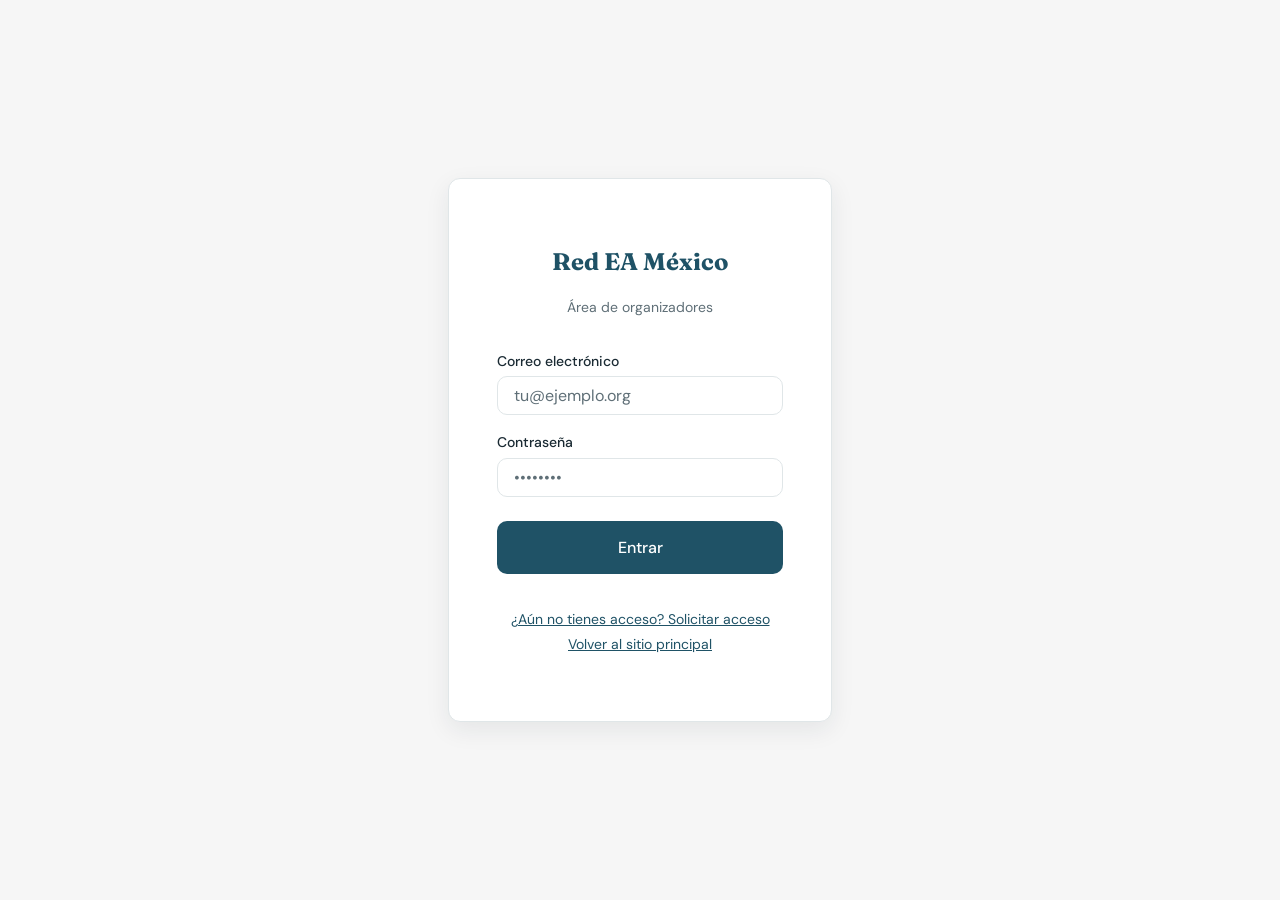
<file: dashboard/index.html>
<!DOCTYPE html>
<html lang="es">
<head>
  <meta charset="UTF-8" />
  <meta name="viewport" content="width=device-width, initial-scale=1.0" />
  <meta name="description" content="Panel de organizadores — Red de Altruismo Eficaz México" />
  <title>Organizadores — Red EA México</title>
  <link rel="preconnect" href="https://fonts.googleapis.com" />
  <link rel="preconnect" href="https://fonts.gstatic.com" crossorigin />
  <link href="https://fonts.googleapis.com/css2?family=DM+Sans:ital,opsz,wght@0,9..40,400;0,9..40,500;0,9..40,600;0,9..40,700&family=Fraunces:opsz,wght@9..144,600;9..144,700&display=swap" rel="stylesheet" />
  <link rel="stylesheet" href="dashboard.css" />
</head>
<body class="dashboard">
  <div class="dashboard-shell">
    <!-- Top bar -->
    <header class="dashboard-header">
      <div class="dashboard-header-inner">
        <a href="../index.html" class="dashboard-logo">Red EA México <span class="dashboard-logo-badge">Organizadores</span></a>
        <div class="dashboard-header-actions">
          <button type="button" class="btn-icon" aria-label="Buscar"><span aria-hidden="true">⌕</span></button>
          <button type="button" class="btn-icon" aria-label="Notificaciones"><span aria-hidden="true">🔔</span></button>
          <a href="login.html" id="dashboard-logout" class="btn btn-ghost btn-sm">Salir</a>
          <div class="dashboard-avatar" aria-hidden="true">JV</div>
        </div>
      </div>
    </header>

    <!-- Primary nav: General | Personal | Group -->
    <nav class="dashboard-nav" aria-label="Secciones principales">
      <ul class="dashboard-tabs">
        <li><a href="#general" class="dashboard-tab is-active" data-section="general">General</a></li>
        <li><a href="#personal" class="dashboard-tab" data-section="personal">Personal</a></li>
        <li><a href="#group" class="dashboard-tab" data-section="group">Grupo</a></li>
      </ul>
    </nav>

    <main class="dashboard-main">
      <!-- Section 1: General (Dashboard) -->
      <section id="section-general" class="dashboard-section is-visible" aria-labelledby="heading-general">
        <h1 id="heading-general" class="dashboard-section-title">Panel general</h1>

        <!-- Theory of Change Progress -->
        <div class="dashboard-card toc-card">
          <h2 class="dashboard-card-title">Progreso Theory of Change</h2>
          <div class="toc-bars">
            <div class="toc-bar-wrap">
              <div class="toc-bar-head">
                <span class="toc-bar-label">Personal</span>
                <span class="toc-bar-value">72%</span>
              </div>
              <div class="toc-bar-track"><div class="toc-bar-fill" style="width: 72%"></div></div>
            </div>
            <div class="toc-bar-wrap">
              <div class="toc-bar-head">
                <span class="toc-bar-label">Grupo</span>
                <span class="toc-bar-value">45%</span>
              </div>
              <div class="toc-bar-track"><div class="toc-bar-fill" style="width: 45%"></div></div>
            </div>
          </div>
          <p class="dashboard-card-hint">Avanza con acciones: eventos, 1-1, fellowships, programas y reclutamiento (teoría del cambio individual y grupal).</p>
        </div>

        <!-- Group Objective -->
        <div class="dashboard-card objective-card">
          <h2 class="dashboard-card-title">Objetivo del grupo (ciclo actual)</h2>
          <p class="objective-text">Lanzar Intro Fellowship en Q2 · Construir pipeline de liderazgo</p>
          <button type="button" class="btn btn-ghost">Editar objetivo</button>
        </div>

        <div class="dashboard-grid dashboard-grid-2">
          <!-- Shared Calendar -->
          <div class="dashboard-card calendar-card">
            <h2 class="dashboard-card-title">Calendario compartido</h2>
            <div class="calendar-tabs">
              <button type="button" class="calendar-tab is-active">Personal</button>
              <button type="button" class="calendar-tab">Grupo</button>
            </div>
            <ul class="calendar-list">
              <li class="calendar-item"><span class="calendar-item-date">12 Mar</span> Workshop EA Intro</li>
              <li class="calendar-item"><span class="calendar-item-date">15 Mar</span> 1-1 con María</li>
              <li class="calendar-item calendar-item-suggestion"><span class="calendar-item-date">18 Mar</span> Sugerido: agendar 3× 1-1 (una semana antes del evento)</li>
              <li class="calendar-item calendar-item-suggestion"><span class="calendar-item-date">26 Mar</span> Sugerido: seguimiento a más tardar una semana después</li>
            </ul>
            <button type="button" class="btn btn-secondary btn-sm">Ver calendario completo</button>
          </div>

          <!-- Community Dashboard -->
          <div class="dashboard-card community-card">
            <h2 class="dashboard-card-title">Actividad de la comunidad</h2>
            <div class="community-list">
              <div class="community-item">
                <span class="community-item-name">EA UNAM</span>
                <div class="community-progress"><div class="community-progress-fill" style="width: 68%"></div></div>
                <span class="community-item-meta">Fellowship activo · 2 eventos</span>
              </div>
              <div class="community-item">
                <span class="community-item-name">EA Guadalajara</span>
                <div class="community-progress"><div class="community-progress-fill" style="width: 52%"></div></div>
                <span class="community-item-meta">Eventos comunitarios</span>
              </div>
            </div>
            <button type="button" class="btn btn-ghost btn-sm">Ver todas las estrategias y compartir con la comunidad</button>
          </div>
        </div>
      </section>

      <!-- Section 2: Personal Development -->
      <section id="section-personal" class="dashboard-section" aria-labelledby="heading-personal" hidden>
        <h1 id="heading-personal" class="dashboard-section-title">Desarrollo personal</h1>

        <!-- 1-1 Meeting System -->
        <div class="dashboard-card oneonone-card">
          <h2 class="dashboard-card-title">Sistema de 1-1</h2>
          <div class="oneonone-actions">
            <button type="button" class="btn btn-primary">Programar 1-1</button>
            <a href="#" class="btn btn-secondary">Enlace Calendly</a>
          </div>
          <div class="workflow-steps">
            <span>Programar → Realizar reunión → Notas con Red AI (anotador) → 10 min después del 1-1 para revisar puntos de acción → Agendar en el calendario para seguimiento</span>
          </div>
          <div class="oneonone-notes">
            <label class="label">Notas / puntos de acción (Red AI)</label>
            <textarea class="input" rows="3" placeholder="Añade notas o usa Red AI para extraer acciones y luego agéndalas en el calendario."></textarea>
            <button type="button" class="btn btn-ghost btn-sm">Añadir acciones al calendario</button>
          </div>
        </div>

        <div class="dashboard-grid dashboard-grid-2">
          <!-- Development Programs -->
          <div class="dashboard-card programs-card">
            <h2 class="dashboard-card-title">Desarrollo personal</h2>
            <p class="dashboard-card-hint">CPP y WFM: recursos y siguientes pasos recomendados.</p>
            <div class="program-card">
              <div class="program-head">
                <span class="program-name">Career Planning Program (CPP)</span>
                <span class="program-pct">60%</span>
              </div>
              <div class="toc-bar-track"><div class="toc-bar-fill" style="width: 60%"></div></div>
              <button type="button" class="btn btn-ghost btn-sm">Recursos y siguientes pasos</button>
            </div>
            <div class="program-card">
              <div class="program-head">
                <span class="program-name">Worldview Formation Model (WFM)</span>
                <span class="program-pct">30%</span>
              </div>
              <div class="toc-bar-track"><div class="toc-bar-fill" style="width: 30%"></div></div>
              <button type="button" class="btn btn-ghost btn-sm">Recursos y siguientes pasos</button>
            </div>
          </div>

          <!-- Networking Growth -->
          <div class="dashboard-card networking-card">
            <h2 class="dashboard-card-title">Crecimiento de red</h2>
            <p class="networking-reminder">Recomendación: actualizar LinkedIn y fortalecer tu red de networking con expertos relevantes.</p>
            <button type="button" class="btn btn-secondary">Recordatorio LinkedIn</button>
            <ul class="networking-list">
              <li>Conexiones sugeridas</li>
              <li>Objetivos de networking</li>
            </ul>
          </div>
        </div>
      </section>

      <!-- Section 3: Group Development -->
      <section id="section-group" class="dashboard-section" aria-labelledby="heading-group" hidden>
        <h1 id="heading-group" class="dashboard-section-title">Desarrollo del grupo</h1>

        <!-- Key Documents -->
        <div class="dashboard-card docs-card">
          <h2 class="dashboard-card-title">Documentos clave</h2>
          <p class="dashboard-card-hint">Acceso rápido a OSP, reglas del grupo, guías de facilitador y currículos.</p>
          <div class="docs-grid">
            <a href="#" class="doc-link">OSP (Organizer Support Program)</a>
            <a href="#" class="doc-link">Reglas del grupo</a>
            <a href="#" class="doc-link">Guías para facilitadores</a>
            <a href="#" class="doc-link">Currículos de programas</a>
          </div>
        </div>

        <div class="dashboard-grid dashboard-grid-2">
          <!-- Program Management -->
          <div class="dashboard-card fellowship-card">
            <h2 class="dashboard-card-title">Gestión de programa (Fellowship)</h2>
            <p class="fellowship-meta">Fechas de revisión de aplicaciones y fechas de aviso de aceptación. Al aceptar a un aplicante se envía <strong>correo automático</strong> con: confirmación, material del curso, fecha, hora y día de inicio, y siguientes pasos.</p>
            <div class="fellowship-table-wrap">
              <table class="fellowship-table">
                <thead>
                  <tr><th>Solicitante</th><th>Estado</th><th>Acción</th></tr>
                </thead>
                <tbody>
                  <tr><td>Ana G.</td><td><span class="badge badge-review">En revisión</span></td><td><button type="button" class="btn btn-primary btn-sm">Aceptar</button></td></tr>
                  <tr><td>Luis M.</td><td><span class="badge badge-accepted">Aceptado</span></td><td>—</td></tr>
                </tbody>
              </table>
            </div>
          </div>

          <!-- Group Calendar -->
          <div class="dashboard-card group-calendar-card">
            <h2 class="dashboard-card-title">Calendario del grupo (ciclo)</h2>
            <p class="dashboard-card-hint">Acciones visibles del calendario para este ciclo.</p>
            <ul class="calendar-list">
              <li class="calendar-item"><span class="calendar-item-date">Abr</span> Intro Fellowship</li>
              <li class="calendar-item"><span class="calendar-item-date">May</span> Eventos comunitarios</li>
              <li class="calendar-item"><span class="calendar-item-date">Jun</span> Cierre de solicitudes</li>
            </ul>
          </div>
        </div>

        <div class="dashboard-grid dashboard-grid-2">
          <!-- Social Media -->
          <div class="dashboard-card social-card">
            <h2 class="dashboard-card-title">Redes del grupo</h2>
            <div class="social-links">
              <a href="#" class="social-link">Instagram</a>
              <a href="#" class="social-link">LinkedIn</a>
            </div>
            <p class="dashboard-card-hint">Análisis de métricas (p. ej. Metropool): alcance, engagement, crecimiento.</p>
          </div>

          <!-- Design Resources -->
          <div class="dashboard-card design-card">
            <h2 class="dashboard-card-title">Recursos de diseño</h2>
            <p class="dashboard-card-hint">Canva, presentaciones y material para eventos.</p>
            <div class="docs-grid">
              <a href="#" class="doc-link">Canva</a>
              <a href="#" class="doc-link">Presentaciones</a>
              <a href="#" class="doc-link">Material de marketing</a>
            </div>
          </div>
        </div>
      </section>
    </main>

    <!-- Floating Chatbot -->
    <aside class="chatbot-panel" aria-label="Asistente">
      <button type="button" class="chatbot-trigger" aria-expanded="false" aria-controls="chatbot-drawer" id="chatbot-trigger">
        <span class="chatbot-trigger-icon" aria-hidden="true">💬</span>
        <span class="chatbot-trigger-label">Asistente</span>
      </button>
      <div id="chatbot-drawer" class="chatbot-drawer" hidden>
        <div class="chatbot-drawer-header">
          <span>Planificación, ToC, estrategia</span>
          <button type="button" class="btn-icon chatbot-close" aria-label="Cerrar">×</button>
        </div>
        <div class="chatbot-drawer-body">
          <p class="chatbot-placeholder">Aquí se integra el chatbot ya desarrollado: planificación de eventos, teoría del cambio, estrategia de comunidad y resolución de cuellos de botella.</p>
        </div>
      </div>
    </aside>
  </div>

  <script src="dashboard.js"></script>
</body>
</html>
</file>
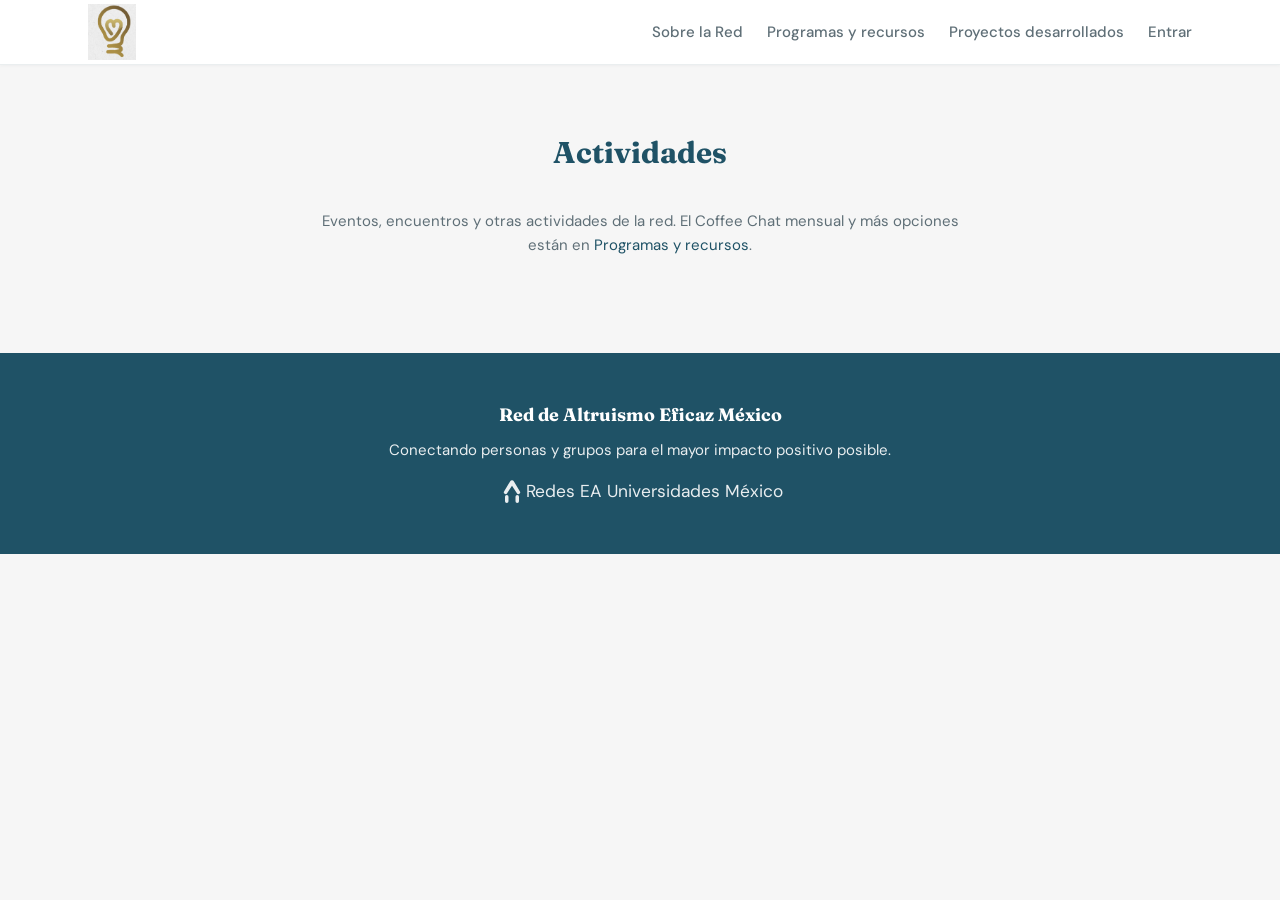
<file: actividades.html>
<!DOCTYPE html>
<html lang="es">
<head>
  <meta charset="UTF-8" />
  <meta name="viewport" content="width=device-width, initial-scale=1.0" />
  <meta name="description" content="Actividades y eventos de la Red de Altruismo Eficaz México." />
  <title>Actividades — Red EA México</title>
  <link rel="icon" href="images/logo-icono.png" type="image/png" />
  <link rel="preconnect" href="https://fonts.googleapis.com" />
  <link rel="preconnect" href="https://fonts.gstatic.com" crossorigin />
  <link href="https://fonts.googleapis.com/css2?family=DM+Sans:ital,opsz,wght@0,9..40,400;0,9..40,500;0,9..40,600;0,9..40,700&family=Fraunces:opsz,wght@9..144,600;9..144,700&display=swap" rel="stylesheet" />
  <link rel="stylesheet" href="css/styles.css" />
</head>
<body>
  <header class="site-header">
    <div class="container header-inner">
      <a href="index.html" class="logo">
        <img src="images/logo-icono.png" alt="Red EA México" class="logo-icon" />
      </a>
      <nav class="nav-main" aria-label="Navegación principal">
        <ul>
          <li><a href="index.html">Sobre la Red</a></li>
          <li><a href="cursos.html">Programas y recursos</a></li>
          <li><a href="proyectos.html">Proyectos desarrollados</a></li>
          <li><a href="dashboard/solicitud.html">Entrar</a></li>
        </ul>
      </nav>
      <button type="button" class="nav-toggle" aria-label="Abrir menú">
        <span></span><span></span><span></span>
      </button>
    </div>
  </header>

  <main>
    <section class="section">
      <div class="container">
        <h1 class="section-title">Actividades</h1>
        <p class="section-intro">Eventos, encuentros y otras actividades de la red. El Coffee Chat mensual y más opciones están en <a href="cursos.html">Programas y recursos</a>.</p>
      </div>
    </section>
  </main>

  <footer class="site-footer">
    <div class="container">
      <p class="footer-brand">Red de Altruismo Eficaz México</p>
      <p class="footer-tagline">Conectando personas y grupos para el mayor impacto positivo posible.</p>
      <nav class="footer-social" aria-label="Redes sociales">
        <a href="https://linktr.ee/eauniversidadesmexico" target="_blank" rel="noopener noreferrer" aria-label="Redes EA Universidades México">
          <svg class="footer-icon" xmlns="http://www.w3.org/2000/svg" width="24" height="24" viewBox="0 0 24 24" fill="currentColor" aria-hidden="true">
            <path d="M12 2c-.7 0-1.3.36-1.66.96L5.2 11.5a1.5 1.5 0 0 0 2.6 1.5L12 6.7l4.2 6.3a1.5 1.5 0 0 0 2.6-1.5L13.66 2.96A1.9 1.9 0 0 0 12 2zM7.5 14.5a1.5 1.5 0 0 0-1.5 1.5v4a1.5 1.5 0 0 0 3 0v-4a1.5 1.5 0 0 0-1.5-1.5zm9 0A1.5 1.5 0 0 0 15 16v4a1.5 1.5 0 0 0 3 0v-4a1.5 1.5 0 0 0-1.5-1.5z" />
          </svg>
          <span class="footer-linktree-label">Redes EA Universidades México</span>
        </a>
      </nav>
    </div>
  </footer>

  <script src="js/main.js"></script>
  <script src="js/scroll-reveal.js"></script>
</body>
</html>
</file>
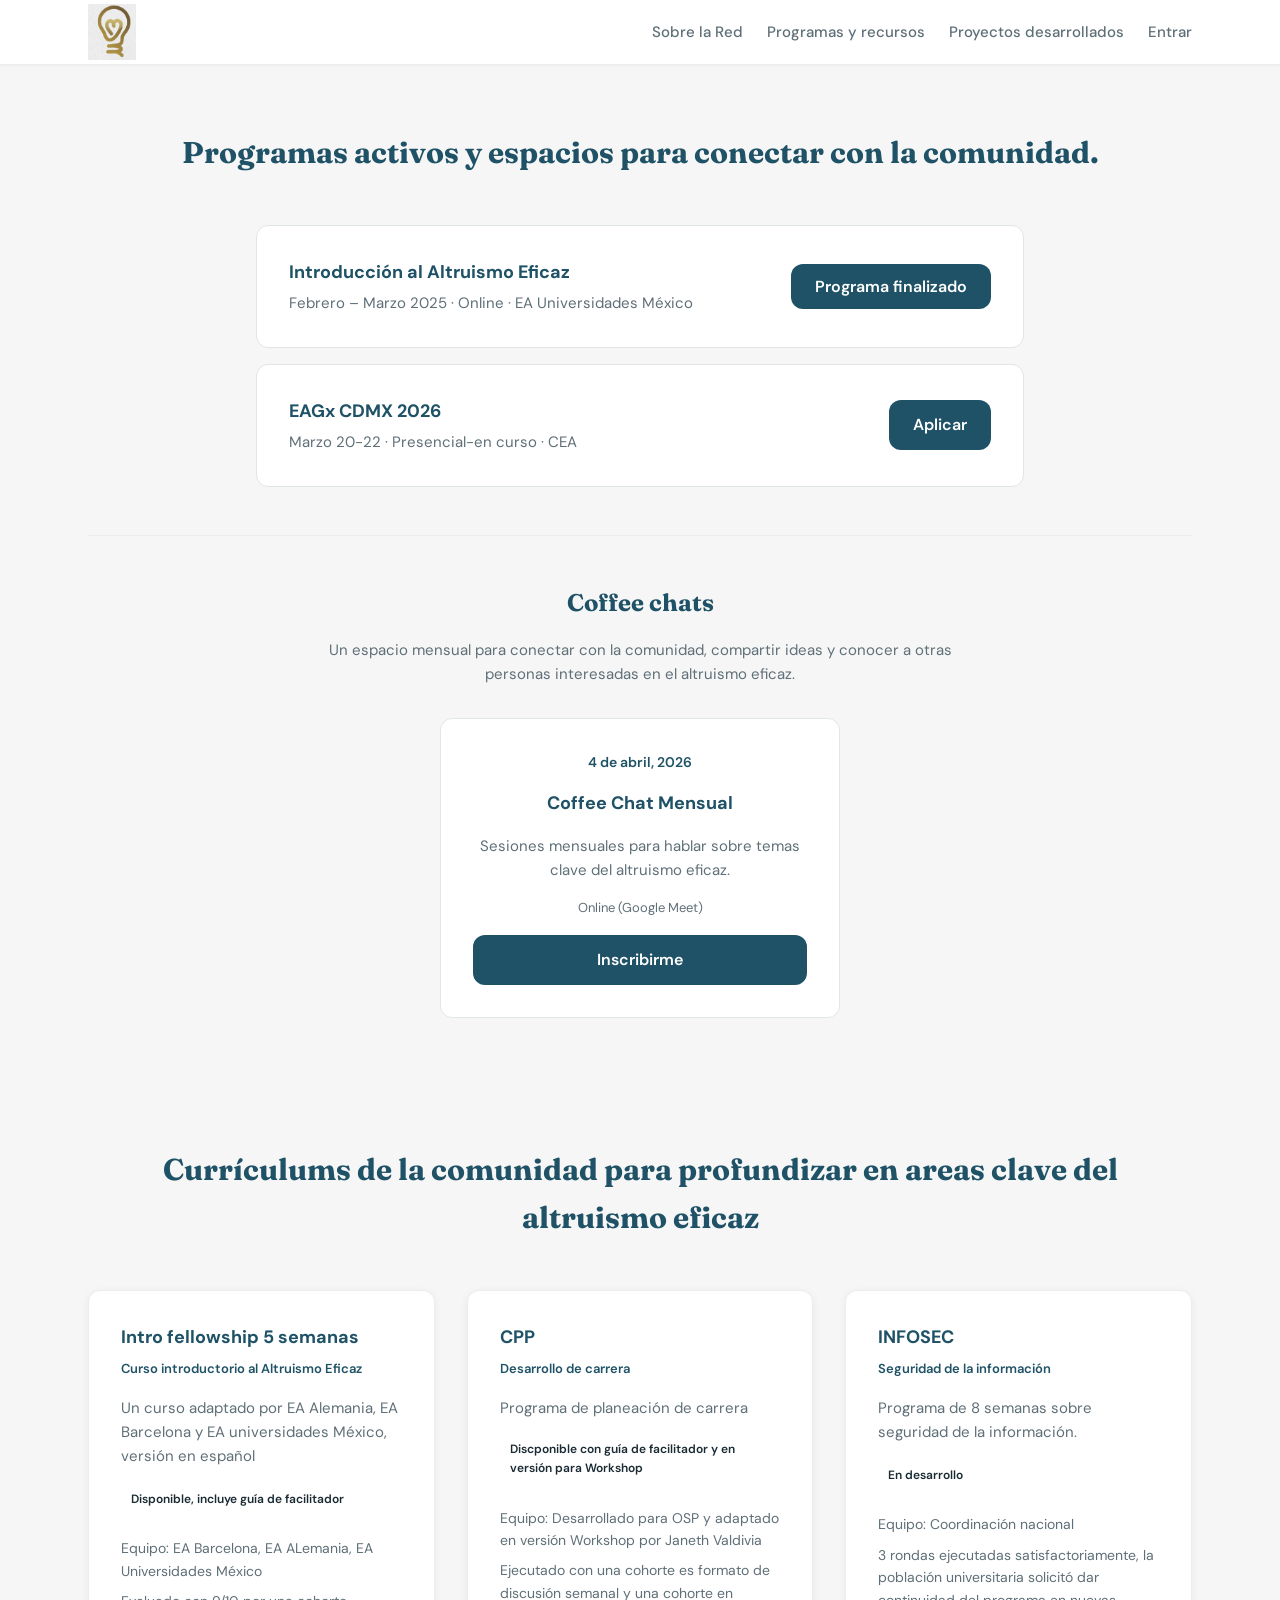
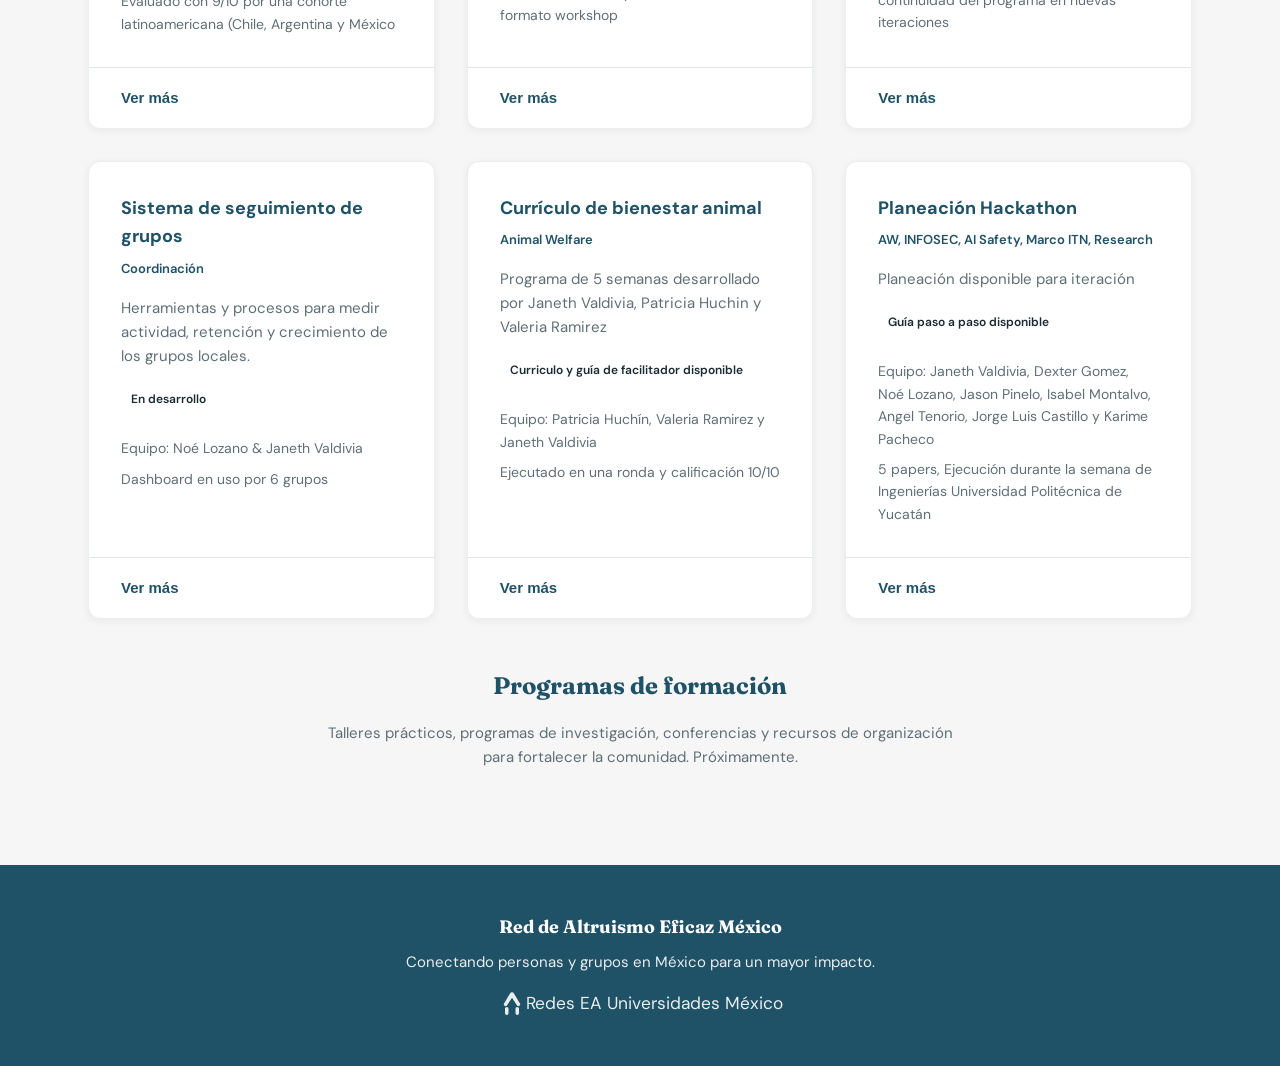
<file: cursos.html>
<!DOCTYPE html>
<html lang="es">
<head>
  <meta charset="UTF-8" />
  <meta name="viewport" content="width=device-width, initial-scale=1.0" />
  <meta name="description" content="Programas y recursos de la Red de Altruismo Eficaz México: cursos, fellowships, coffee chats, currículums, guías y materiales." />
  <title>Programas y recursos — Red EA México</title>
  <link rel="icon" href="images/logo-icono.png" type="image/png" />
  <link rel="preconnect" href="https://fonts.googleapis.com" />
  <link rel="preconnect" href="https://fonts.gstatic.com" crossorigin />
  <link href="https://fonts.googleapis.com/css2?family=DM+Sans:ital,opsz,wght@0,9..40,400;0,9..40,500;0,9..40,600;0,9..40,700&family=Fraunces:opsz,wght@9..144,600;9..144,700&display=swap" rel="stylesheet" />
  <link rel="stylesheet" href="css/styles.css" />
</head>
<body>
  <header class="site-header">
    <div class="container header-inner">
      <a href="index.html" class="logo">
        <img src="images/logo-icono.png" alt="Red EA México" class="logo-icon" />
      </a>
      <nav class="nav-main" aria-label="Navegación principal">
        <ul>
          <li><a href="index.html">Sobre la Red</a></li>
          <li><a href="cursos.html" class="nav-link-active">Programas y recursos</a></li>
          <li><a href="proyectos.html">Proyectos desarrollados</a></li>
          <li><a href="dashboard/solicitud.html">Entrar</a></li>
        </ul>
      </nav>
      <button type="button" class="nav-toggle" aria-label="Abrir menú">
        <span></span><span></span><span></span>
      </button>
    </div>
  </header>

  <main>
    <section class="section" id="hacer-unirse">
      <div class="container">
        <h1 class="section-title">Programas activos y espacios para conectar con la comunidad.</h1>
       

        <div class="programas-block">
          <h2 class="section-title section-title--sub"></h2>
          
          <div id="programas-list" class="programas-list"></div>
        </div>


        <div class="cursos-coffee-chat programas-block">
          <h2 class="section-title section-title--sub">Coffee chats</h2>
          <p class="section-intro">Un espacio mensual para conectar con la comunidad, compartir ideas y conocer a otras personas interesadas en el altruismo eficaz.</p>
          <div id="coffee-chat-list" class="coffee-chat-list"></div>
        </div>
      </div>
    </section>

    <section class="section programas" id="usar-aprender">
      <div class="container">
        <h2 class="section-title">Currículums de la comunidad para profundizar en areas clave del altruismo eficaz</h2>
        <p class="section-intro"></p>

        <div class="programas-block">
          <h3 class="section-title section-title--sub"></h3>
          <p class="section-intro"></p>
          <div id="proyectos-grid" class="proyectos-grid"></div>
        </div>

        <div class="programas-block">
          <h3 class="section-title section-title--sub">Programas de formación</h3>
          <p class="section-intro">Talleres prácticos, programas de investigación, conferencias y recursos de organización para fortalecer la comunidad. Próximamente.</p>
        </div>

       
      </div>
    </section>
  </main>

  <footer class="site-footer">
    <div class="container">
      <p class="footer-brand">Red de Altruismo Eficaz México</p>
      <p class="footer-tagline">Conectando personas y grupos en México para un mayor impacto.</p>
      <nav class="footer-social" aria-label="Redes sociales">
        <a href="https://linktr.ee/eauniversidadesmexico" target="_blank" rel="noopener noreferrer" aria-label="Redes EA Universidades México">
          <svg class="footer-icon" xmlns="http://www.w3.org/2000/svg" width="24" height="24" viewBox="0 0 24 24" fill="currentColor" aria-hidden="true">
            <path d="M12 2c-.7 0-1.3.36-1.66.96L5.2 11.5a1.5 1.5 0 0 0 2.6 1.5L12 6.7l4.2 6.3a1.5 1.5 0 0 0 2.6-1.5L13.66 2.96A1.9 1.9 0 0 0 12 2zM7.5 14.5a1.5 1.5 0 0 0-1.5 1.5v4a1.5 1.5 0 0 0 3 0v-4a1.5 1.5 0 0 0-1.5-1.5zm9 0A1.5 1.5 0 0 0 15 16v4a1.5 1.5 0 0 0 3 0v-4a1.5 1.5 0 0 0-1.5-1.5z" />
          </svg>
          <span class="footer-linktree-label">Redes EA Universidades México</span>
        </a>
      </nav>
    </div>
  </footer>

  <dialog id="modal-proyecto" class="modal" aria-labelledby="modal-proyecto-title">
    <div class="modal-content">
      <button type="button" class="modal-close" aria-label="Cerrar">×</button>
      <div id="modal-proyecto-body"></div>
    </div>
  </dialog>

  <script src="js/main.js"></script>
  <script src="js/scroll-reveal.js"></script>
</body>
</html>
</file>
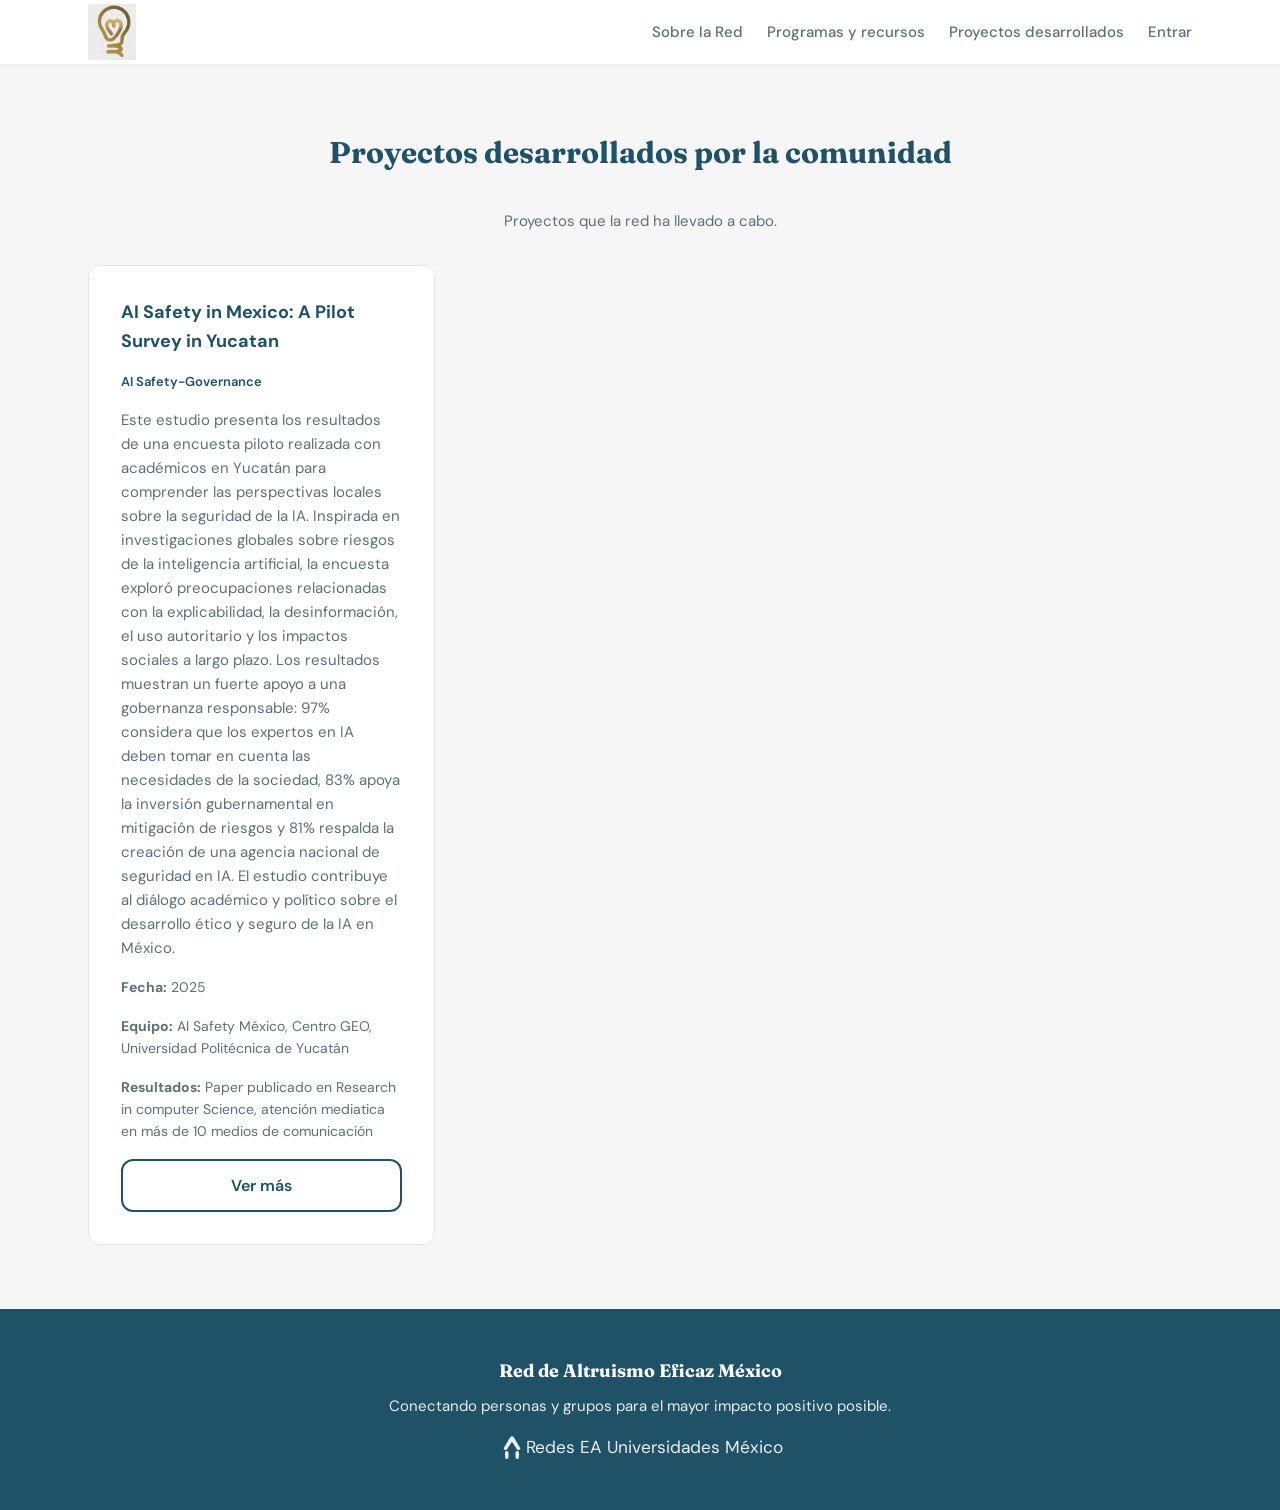
<file: proyectos.html>
<!DOCTYPE html>
<html lang="es">
<head>
  <meta charset="UTF-8" />
  <meta name="viewport" content="width=device-width, initial-scale=1.0" />
  <meta name="description" content="Proyectos desarrollados por la comunidad de la Red de Altruismo Eficaz México." />
  <title>Proyectos desarrollados — Red EA México</title>
  <link rel="icon" href="images/logo-icono.png" type="image/png" />
  <link rel="preconnect" href="https://fonts.googleapis.com" />
  <link rel="preconnect" href="https://fonts.gstatic.com" crossorigin />
  <link href="https://fonts.googleapis.com/css2?family=DM+Sans:ital,opsz,wght@0,9..40,400;0,9..40,500;0,9..40,600;0,9..40,700&family=Fraunces:opsz,wght@9..144,600;9..144,700&display=swap" rel="stylesheet" />
  <link rel="stylesheet" href="css/styles.css" />
</head>
<body>
  <header class="site-header">
    <div class="container header-inner">
      <a href="index.html" class="logo">
        <img src="images/logo-icono.png" alt="Red EA México" class="logo-icon" />
      </a>
      <nav class="nav-main" aria-label="Navegación principal">
        <ul>
          <li><a href="index.html">Sobre la Red</a></li>
          <li><a href="cursos.html">Programas y recursos</a></li>
          <li><a href="proyectos.html" class="nav-link-active">Proyectos desarrollados</a></li>
          <li><a href="dashboard/solicitud.html">Entrar</a></li>
        </ul>
      </nav>
      <button type="button" class="nav-toggle" aria-label="Abrir menú">
        <span></span><span></span><span></span>
      </button>
    </div>
  </header>

  <main>
    <section class="section proyectos-realizados">
      <div class="container">
        <h1 class="section-title">Proyectos desarrollados por la comunidad</h1>
        <p class="section-intro">Proyectos que la red ha llevado a cabo.</p>
        <div id="proyectos-realizados-grid" class="proyectos-realizados-grid"></div>
      </div>
    </section>
  </main>

  <footer class="site-footer">
    <div class="container">
      <p class="footer-brand">Red de Altruismo Eficaz México</p>
      <p class="footer-tagline">Conectando personas y grupos para el mayor impacto positivo posible.</p>
      <nav class="footer-social" aria-label="Redes sociales">
        <a href="https://linktr.ee/eauniversidadesmexico" target="_blank" rel="noopener noreferrer" aria-label="Redes EA Universidades México">
          <svg class="footer-icon" xmlns="http://www.w3.org/2000/svg" width="24" height="24" viewBox="0 0 24 24" fill="currentColor" aria-hidden="true">
            <path d="M12 2c-.7 0-1.3.36-1.66.96L5.2 11.5a1.5 1.5 0 0 0 2.6 1.5L12 6.7l4.2 6.3a1.5 1.5 0 0 0 2.6-1.5L13.66 2.96A1.9 1.9 0 0 0 12 2zM7.5 14.5a1.5 1.5 0 0 0-1.5 1.5v4a1.5 1.5 0 0 0 3 0v-4a1.5 1.5 0 0 0-1.5-1.5zm9 0A1.5 1.5 0 0 0 15 16v4a1.5 1.5 0 0 0 3 0v-4a1.5 1.5 0 0 0-1.5-1.5z" />
          </svg>
          <span class="footer-linktree-label">Redes EA Universidades México</span>
        </a>
      </nav>
    </div>
  </footer>

  <script src="js/main.js"></script>
  <script src="js/scroll-reveal.js"></script>
</body>
</html>
</file>
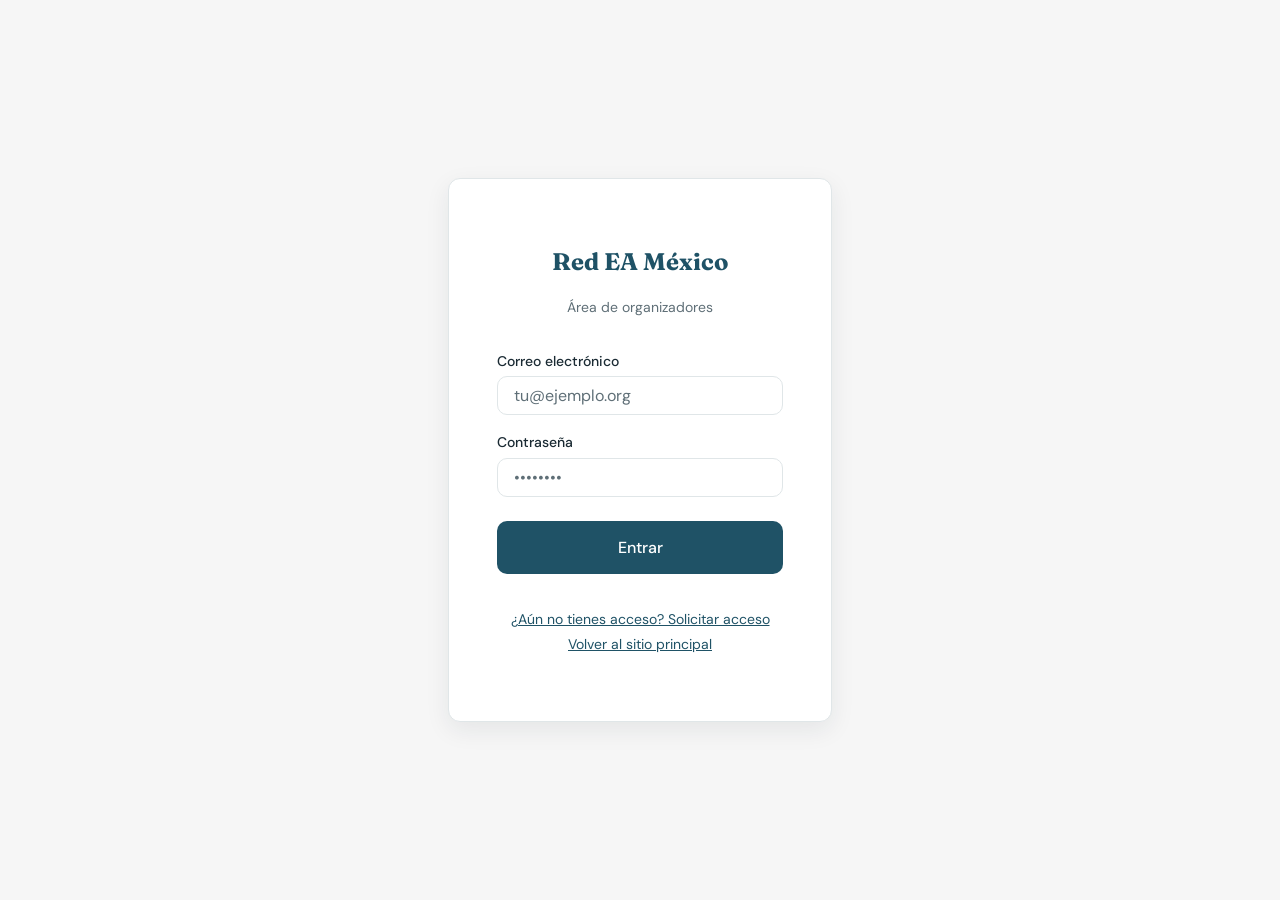
<file: dashboard/login.html>
<!DOCTYPE html>
<html lang="es">
<head>
  <meta charset="UTF-8" />
  <meta name="viewport" content="width=device-width, initial-scale=1.0" />
  <meta name="description" content="Inicio de sesión — Área de organizadores, Red EA México" />
  <title>Entrar · Organizadores — Red EA México</title>
  <link rel="preconnect" href="https://fonts.googleapis.com" />
  <link rel="preconnect" href="https://fonts.gstatic.com" crossorigin />
  <link href="https://fonts.googleapis.com/css2?family=DM+Sans:ital,opsz,wght@0,9..40,400;0,9..40,500;0,9..40,600;0,9..40,700&family=Fraunces:opsz,wght@9..144,600;9..144,700&display=swap" rel="stylesheet" />
  <link rel="stylesheet" href="dashboard.css" />
  <style>
    .login-page { min-height: 100vh; display: flex; align-items: center; justify-content: center; padding: var(--space-l); background: var(--color-background); }
    .login-card { width: 100%; max-width: 24rem; background: var(--color-white); border-radius: var(--radius-lg); padding: var(--space-2xl); box-shadow: var(--shadow-lg); border: 1px solid var(--color-border); }
    .login-logo { font-family: var(--font-display); font-weight: 700; font-size: 1.5rem; color: var(--color-primary); text-align: center; margin-bottom: var(--space-s); }
    .login-subtitle { font-size: 0.875rem; color: var(--color-text-muted); text-align: center; margin-bottom: var(--space-xl); }
    .login-form .label { display: block; font-size: 0.875rem; font-weight: 500; margin-bottom: var(--space-xs); color: var(--color-text); }
    .login-form .input { width: 100%; padding: var(--space-s) var(--space-m); font-family: var(--font-sans); font-size: 1rem; border: 1px solid var(--color-border); border-radius: var(--radius); margin-bottom: var(--space-m); }
    .login-form .btn { width: 100%; padding: var(--space-m); font-size: 1rem; margin-top: var(--space-s); }
    .login-footer { text-align: center; margin-top: var(--space-xl); }
    .login-footer a { color: var(--color-primary); font-size: 0.875rem; }
    .login-error { font-size: 0.875rem; color: #b91c1c; margin-bottom: var(--space-m); display: none; }
    .login-error.is-visible { display: block; }
  </style>
</head>
<body class="dashboard">
  <div class="login-page">
    <div class="login-card">
      <h1 class="login-logo">Red EA México</h1>
      <p class="login-subtitle">Área de organizadores</p>
      <form id="login-form" class="login-form" aria-label="Iniciar sesión">
        <p id="login-error" class="login-error" role="alert">Correo o contraseña incorrectos.</p>
        <label class="label" for="login-email">Correo electrónico</label>
        <input type="email" id="login-email" class="input" name="email" required placeholder="tu@ejemplo.org" autocomplete="email" />
        <label class="label" for="login-password">Contraseña</label>
        <input type="password" id="login-password" class="input" name="password" required placeholder="••••••••" autocomplete="current-password" />
        <button type="submit" class="btn btn-primary">Entrar</button>
      </form>
      <p class="login-footer">
        <a href="solicitud.html">¿Aún no tienes acceso? Solicitar acceso</a><br />
        <a href="../index.html">Volver al sitio principal</a>
      </p>
    </div>
  </div>
  <script>
    (function () {
      var form = document.getElementById('login-form');
      var errorEl = document.getElementById('login-error');
      var storageKey = 'raem_organizer_session';

      if (form) {
        form.addEventListener('submit', function (e) {
          e.preventDefault();
          errorEl.classList.remove('is-visible');
          var email = document.getElementById('login-email').value.trim();
          var password = document.getElementById('login-password').value;
          // En producción aquí iría la validación real de credenciales.
          // Por ahora, si hay correo y contraseña, se crea una sesión de 24h.
          if (email && password) {
            try {
              sessionStorage.setItem(storageKey, JSON.stringify({ email: email, at: Date.now() }));
              window.location.href = 'index.html';
              return;
            } catch (err) {}
          }
          errorEl.classList.add('is-visible');
        });
      }
    })();
  </script>
</body>
</html>
</file>
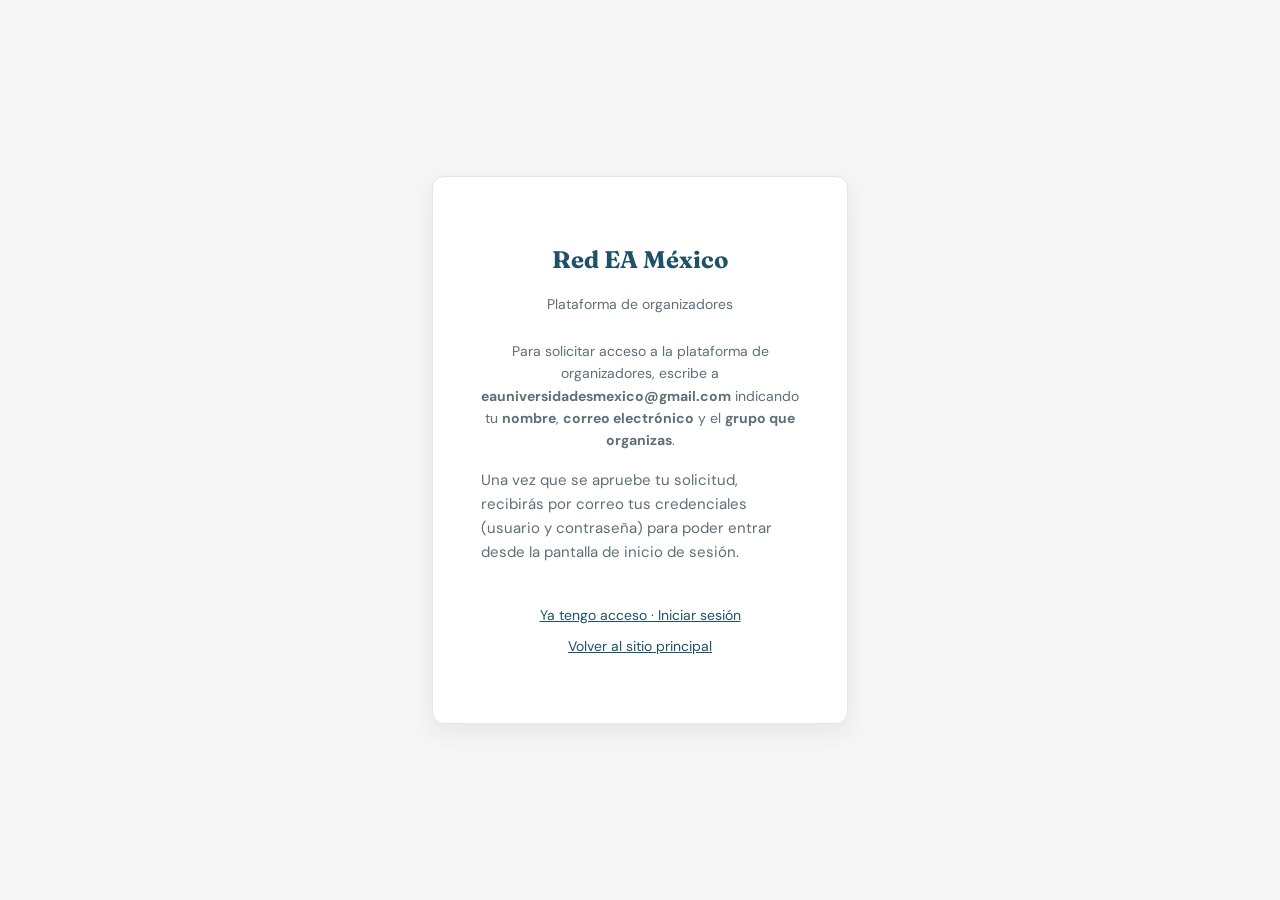
<file: dashboard/solicitud.html>
<!DOCTYPE html>
<html lang="es">
<head>
  <meta charset="UTF-8" />
  <meta name="viewport" content="width=device-width, initial-scale=1.0" />
  <meta name="description" content="Solicitar acceso a la plataforma de organizadores — Red EA México" />
  <title>Solicitar acceso · Organizadores — Red EA México</title>
  <link rel="preconnect" href="https://fonts.googleapis.com" />
  <link rel="preconnect" href="https://fonts.gstatic.com" crossorigin />
  <link href="https://fonts.googleapis.com/css2?family=DM+Sans:ital,opsz,wght@0,9..40,400;0,9..40,500;0,9..40,600;0,9..40,700&family=Fraunces:opsz,wght@9..144,600;9..144,700&display=swap" rel="stylesheet" />
  <link rel="stylesheet" href="dashboard.css" />
  <style>
    .auth-page { min-height: 100vh; display: flex; align-items: center; justify-content: center; padding: var(--space-l); background: var(--color-background); }
    .auth-card { width: 100%; max-width: 26rem; background: var(--color-white); border-radius: var(--radius-lg); padding: var(--space-2xl); box-shadow: var(--shadow-lg); border: 1px solid var(--color-border); }
    .auth-logo { font-family: var(--font-display); font-weight: 700; font-size: 1.5rem; color: var(--color-primary); text-align: center; margin-bottom: var(--space-s); }
    .auth-subtitle { font-size: 0.875rem; color: var(--color-text-muted); text-align: center; margin-bottom: var(--space-l); }
    .auth-form .label { display: block; font-size: 0.875rem; font-weight: 500; margin-bottom: var(--space-xs); color: var(--color-text); }
    .auth-form .input { width: 100%; padding: var(--space-s) var(--space-m); font-family: var(--font-sans); font-size: 1rem; border: 1px solid var(--color-border); border-radius: var(--radius); margin-bottom: var(--space-m); }
    .auth-form .btn { width: 100%; padding: var(--space-m); font-size: 1rem; margin-top: var(--space-s); }
    .auth-footer { text-align: center; margin-top: var(--space-xl); }
    .auth-footer a { color: var(--color-primary); font-size: 0.875rem; display: inline-block; margin-top: var(--space-s); }
    .auth-success { display: none; }
    .auth-success.is-visible { display: block; }
    .auth-success h2 { font-size: 1.125rem; margin: 0 0 var(--space-m); color: var(--color-text); }
    .auth-success p { font-size: 0.9375rem; color: var(--color-text-muted); margin: 0 0 var(--space-s); line-height: 1.5; }
    .auth-success .highlight { color: var(--color-primary); font-weight: 500; }
    .auth-form-wrap.is-hidden { display: none; }
    .auth-success .btn { margin-top: var(--space-m); }
    #solicitud-error h2 { color: #b91c1c; }
  </style>
</head>
<body class="dashboard">
  <div class="auth-page">
    <div class="auth-card">
      <h1 class="auth-logo">Red EA México</h1>
      <p class="auth-subtitle">Plataforma de organizadores</p>

      <!-- Instrucciones para solicitar acceso -->
      <div class="auth-form-wrap">
        <p class="auth-subtitle" style="margin-bottom: var(--space-m);">
          Para solicitar acceso a la plataforma de organizadores, escribe a
          <strong>eauniversidadesmexico@gmail.com</strong> indicando tu <strong>nombre</strong>,
          <strong>correo electrónico</strong> y el <strong>grupo que organizas</strong>.
        </p>
        <p style="font-size: 0.9375rem; color: var(--color-text-muted);">
          Una vez que se apruebe tu solicitud, recibirás por correo tus credenciales
          (usuario y contraseña) para poder entrar desde la pantalla de inicio de sesión.
        </p>
      </div>

      <p class="auth-footer">
        <a href="login.html">Ya tengo acceso · Iniciar sesión</a><br />
        <a href="../index.html">Volver al sitio principal</a>
      </p>
    </div>
  </div>
  <script>
    // Esta página solo muestra instrucciones; el envío se realiza manualmente por correo.
  </script>
</body>
</html>
</file>
<file: dashboard/dashboard.css>
/* ============================================
   EA Organizer Dashboard — RAEM design system
   Minimal, actionable, dashboard-centered
   ============================================ */

:root {
  --color-primary: #1F5266;
  --color-primary-hover: #1a4555;
  --color-primary-muted: #5F6F77;
  --color-primary-bg: #e8f2f5;
  --color-text: #1A2A33;
  --color-text-muted: #5F6F77;
  --color-border: #e0e6e8;
  --color-background: #F6F6F6;
  --color-white: #FFFFFF;
  --font-sans: "DM Sans", system-ui, sans-serif;
  --font-display: "Fraunces", Georgia, serif;
  --space-xs: 0.25rem;
  --space-s: 0.5rem;
  --space-m: 1rem;
  --space-l: 1.5rem;
  --space-xl: 2rem;
  --space-2xl: 3rem;
  --container-max: 72rem;
  --header-height: 4rem;
  --radius: 10px;
  --radius-lg: 12px;
  --shadow: 0 2px 8px rgba(26, 42, 51, 0.06);
  --shadow-lg: 0 8px 24px rgba(26, 42, 51, 0.08);
}

*,
*::before,
*::after {
  box-sizing: border-box;
}

body.dashboard {
  margin: 0;
  font-family: var(--font-sans);
  font-size: 1rem;
  line-height: 1.6;
  color: var(--color-text);
  background: var(--color-background);
  min-height: 100vh;
}

.dashboard-shell {
  min-height: 100vh;
  display: flex;
  flex-direction: column;
}

/* ----- Header ----- */
.dashboard-header {
  background: var(--color-white);
  border-bottom: 1px solid var(--color-border);
  box-shadow: var(--shadow);
  position: sticky;
  top: 0;
  z-index: 50;
}

.dashboard-header-inner {
  max-width: var(--container-max);
  margin: 0 auto;
  padding: 0 var(--space-l);
  height: var(--header-height);
  display: flex;
  align-items: center;
  justify-content: space-between;
}

.dashboard-logo {
  font-family: var(--font-display);
  font-weight: 700;
  font-size: 1.25rem;
  color: var(--color-primary);
  text-decoration: none;
  display: flex;
  align-items: center;
  gap: var(--space-s);
}

.dashboard-logo:hover {
  color: var(--color-primary-hover);
}

.dashboard-logo-badge {
  font-family: var(--font-sans);
  font-size: 0.75rem;
  font-weight: 500;
  color: var(--color-text-muted);
  background: var(--color-primary-bg);
  padding: var(--space-xs) var(--space-s);
  border-radius: var(--radius);
}

.dashboard-header-actions {
  display: flex;
  align-items: center;
  gap: var(--space-m);
}

.btn-icon {
  background: none;
  border: none;
  padding: var(--space-s);
  cursor: pointer;
  color: var(--color-text-muted);
  font-size: 1.1rem;
  border-radius: var(--radius);
  line-height: 1;
}

.btn-icon:hover {
  color: var(--color-primary);
  background: var(--color-primary-bg);
}

.dashboard-avatar {
  width: 2.25rem;
  height: 2.25rem;
  border-radius: 50%;
  background: var(--color-primary);
  color: var(--color-white);
  font-size: 0.75rem;
  font-weight: 600;
  display: flex;
  align-items: center;
  justify-content: center;
}

/* ----- Tabs ----- */
.dashboard-nav {
  background: var(--color-white);
  border-bottom: 1px solid var(--color-border);
}

.dashboard-tabs {
  max-width: var(--container-max);
  margin: 0 auto;
  padding: 0 var(--space-l);
  list-style: none;
  display: flex;
  gap: 0;
  margin: 0 auto;
}

.dashboard-tab {
  display: block;
  padding: var(--space-m) var(--space-l);
  color: var(--color-text-muted);
  text-decoration: none;
  font-weight: 500;
  border-bottom: 3px solid transparent;
  margin-bottom: -1px;
  transition: color 0.15s, border-color 0.15s;
}

.dashboard-tab:hover {
  color: var(--color-primary);
}

.dashboard-tab.is-active {
  color: var(--color-primary);
  border-bottom-color: var(--color-primary);
}

/* ----- Main ----- */
.dashboard-main {
  flex: 1;
  max-width: var(--container-max);
  margin: 0 auto;
  padding: var(--space-xl) var(--space-l);
  width: 100%;
}

.dashboard-section {
  display: none;
}

.dashboard-section.is-visible {
  display: block;
}

.dashboard-section-title {
  font-family: var(--font-display);
  font-size: 1.5rem;
  font-weight: 700;
  color: var(--color-text);
  margin: 0 0 var(--space-xl);
}

/* ----- Cards ----- */
.dashboard-card {
  background: var(--color-white);
  border-radius: var(--radius-lg);
  padding: var(--space-l);
  margin-bottom: var(--space-l);
  box-shadow: var(--shadow);
  border: 1px solid var(--color-border);
}

.dashboard-card-title {
  font-size: 1rem;
  font-weight: 600;
  color: var(--color-text);
  margin: 0 0 var(--space-m);
}

.dashboard-card-hint {
  font-size: 0.875rem;
  color: var(--color-text-muted);
  margin: var(--space-s) 0 0;
}

/* Theory of Change bars */
.toc-bars {
  display: flex;
  flex-direction: column;
  gap: var(--space-m);
}

.toc-bar-wrap {
  display: flex;
  flex-direction: column;
  gap: var(--space-xs);
}

.toc-bar-head {
  display: flex;
  justify-content: space-between;
  font-size: 0.875rem;
}

.toc-bar-label {
  font-weight: 500;
  color: var(--color-text);
}

.toc-bar-value {
  color: var(--color-text-muted);
  font-variant-numeric: tabular-nums;
}

.toc-bar-track {
  height: 8px;
  background: var(--color-primary-bg);
  border-radius: 4px;
  overflow: hidden;
}

.toc-bar-fill {
  height: 100%;
  background: var(--color-primary);
  border-radius: 4px;
  transition: width 0.3s ease;
}

/* Objective */
.objective-text {
  margin: 0 0 var(--space-s);
  font-size: 1rem;
  color: var(--color-text);
}

/* Buttons */
.btn {
  display: inline-flex;
  align-items: center;
  justify-content: center;
  padding: var(--space-s) var(--space-m);
  font-family: var(--font-sans);
  font-size: 0.875rem;
  font-weight: 500;
  border-radius: var(--radius);
  cursor: pointer;
  border: none;
  text-decoration: none;
  transition: background 0.15s, color 0.15s;
}

.btn-primary {
  background: var(--color-primary);
  color: var(--color-white);
}

.btn-primary:hover {
  background: var(--color-primary-hover);
}

.btn-secondary {
  background: var(--color-primary-bg);
  color: var(--color-primary);
}

.btn-secondary:hover {
  background: var(--color-primary);
  color: var(--color-white);
}

.btn-ghost {
  background: none;
  color: var(--color-primary);
}

.btn-ghost:hover {
  background: var(--color-primary-bg);
}

.btn-sm {
  padding: var(--space-xs) var(--space-s);
  font-size: 0.8125rem;
}

/* Grid */
.dashboard-grid {
  display: grid;
  gap: var(--space-l);
}

.dashboard-grid-2 {
  grid-template-columns: 1fr 1fr;
}

@media (max-width: 52rem) {
  .dashboard-grid-2 {
    grid-template-columns: 1fr;
  }
}

/* Calendar */
.calendar-tabs {
  display: flex;
  gap: var(--space-xs);
  margin-bottom: var(--space-m);
}

.calendar-tab {
  padding: var(--space-xs) var(--space-s);
  font-size: 0.875rem;
  background: none;
  border: 1px solid var(--color-border);
  border-radius: var(--radius);
  cursor: pointer;
  color: var(--color-text-muted);
}

.calendar-tab.is-active {
  background: var(--color-primary-bg);
  color: var(--color-primary);
  border-color: var(--color-primary);
}

.calendar-list {
  list-style: none;
  margin: 0 0 var(--space-m);
  padding: 0;
}

.calendar-item {
  display: flex;
  align-items: center;
  gap: var(--space-m);
  padding: var(--space-s) 0;
  border-bottom: 1px solid var(--color-border);
  font-size: 0.875rem;
}

.calendar-item:last-child {
  border-bottom: none;
}

.calendar-item-date {
  flex-shrink: 0;
  width: 2.5rem;
  font-variant-numeric: tabular-nums;
  color: var(--color-text-muted);
}

.calendar-item-suggestion {
  color: var(--color-text-muted);
  font-style: italic;
}

/* Community */
.community-list {
  display: flex;
  flex-direction: column;
  gap: var(--space-m);
  margin-bottom: var(--space-m);
}

.community-item {
  display: flex;
  flex-direction: column;
  gap: var(--space-xs);
}

.community-item-name {
  font-weight: 600;
  font-size: 0.875rem;
}

.community-progress {
  height: 6px;
  background: var(--color-primary-bg);
  border-radius: 3px;
  overflow: hidden;
}

.community-progress-fill {
  height: 100%;
  background: var(--color-primary);
  border-radius: 3px;
}

.community-item-meta {
  font-size: 0.75rem;
  color: var(--color-text-muted);
}

/* 1-1 */
.oneonone-actions {
  display: flex;
  flex-wrap: wrap;
  gap: var(--space-s);
  margin-bottom: var(--space-m);
}

.workflow-steps {
  font-size: 0.8125rem;
  color: var(--color-text-muted);
  margin-bottom: var(--space-m);
  padding: var(--space-s);
  background: var(--color-primary-bg);
  border-radius: var(--radius);
}

.oneonone-notes {
  margin-top: var(--space-m);
}

.label {
  display: block;
  font-size: 0.875rem;
  font-weight: 500;
  margin-bottom: var(--space-xs);
  color: var(--color-text);
}

.input {
  width: 100%;
  padding: var(--space-s) var(--space-m);
  font-family: var(--font-sans);
  font-size: 0.875rem;
  border: 1px solid var(--color-border);
  border-radius: var(--radius);
  margin-bottom: var(--space-s);
  resize: vertical;
}

.input::placeholder {
  color: var(--color-text-muted);
}

/* Programs */
.program-card {
  padding: var(--space-m) 0;
  border-bottom: 1px solid var(--color-border);
}

.program-card:last-child {
  border-bottom: none;
}

.program-head {
  display: flex;
  justify-content: space-between;
  align-items: center;
  margin-bottom: var(--space-xs);
  font-size: 0.875rem;
}

.program-name {
  font-weight: 500;
}

.program-pct {
  color: var(--color-text-muted);
  font-variant-numeric: tabular-nums;
}

/* Networking */
.networking-reminder {
  margin: 0 0 var(--space-m);
  font-size: 0.875rem;
  color: var(--color-text);
}

.networking-list {
  margin: var(--space-m) 0 0;
  padding-left: 1.25rem;
  font-size: 0.875rem;
  color: var(--color-text-muted);
}

/* Docs */
.docs-grid {
  display: flex;
  flex-wrap: wrap;
  gap: var(--space-s);
}

.doc-link {
  display: inline-block;
  padding: var(--space-s) var(--space-m);
  background: var(--color-primary-bg);
  color: var(--color-primary);
  border-radius: var(--radius);
  font-size: 0.875rem;
  text-decoration: none;
}

.doc-link:hover {
  background: var(--color-primary);
  color: var(--color-white);
}

/* Fellowship table */
.fellowship-meta {
  font-size: 0.875rem;
  color: var(--color-text-muted);
  margin: 0 0 var(--space-m);
}

.fellowship-table-wrap {
  overflow-x: auto;
}

.fellowship-table {
  width: 100%;
  border-collapse: collapse;
  font-size: 0.875rem;
}

.fellowship-table th,
.fellowship-table td {
  padding: var(--space-s) var(--space-m);
  text-align: left;
  border-bottom: 1px solid var(--color-border);
}

.fellowship-table th {
  font-weight: 600;
  color: var(--color-text-muted);
}

.badge {
  display: inline-block;
  padding: var(--space-xs) var(--space-s);
  font-size: 0.75rem;
  font-weight: 500;
  border-radius: var(--radius);
}

.badge-review {
  background: #fef3c7;
  color: #92400e;
}

.badge-accepted {
  background: #d1fae5;
  color: #065f46;
}

/* Social */
.social-links {
  display: flex;
  gap: var(--space-m);
  margin-bottom: var(--space-s);
}

.social-link {
  color: var(--color-primary);
  font-weight: 500;
  text-decoration: none;
}

.social-link:hover {
  text-decoration: underline;
}

/* Chatbot */
.chatbot-panel {
  position: fixed;
  bottom: var(--space-xl);
  right: var(--space-xl);
  z-index: 100;
}

.chatbot-trigger {
  display: flex;
  align-items: center;
  gap: var(--space-s);
  padding: var(--space-m) var(--space-l);
  background: var(--color-primary);
  color: var(--color-white);
  border: none;
  border-radius: var(--radius-lg);
  font-family: var(--font-sans);
  font-size: 0.875rem;
  font-weight: 500;
  cursor: pointer;
  box-shadow: var(--shadow-lg);
  transition: background 0.15s, transform 0.15s;
}

.chatbot-trigger:hover {
  background: var(--color-primary-hover);
  transform: translateY(-1px);
}

.chatbot-trigger-icon {
  font-size: 1.25rem;
}

.chatbot-drawer {
  position: absolute;
  bottom: calc(100% + var(--space-s));
  right: 0;
  width: 360px;
  max-width: calc(100vw - var(--space-xl));
  background: var(--color-white);
  border-radius: var(--radius-lg);
  box-shadow: var(--shadow-lg);
  border: 1px solid var(--color-border);
  overflow: hidden;
}

.chatbot-drawer-header {
  display: flex;
  align-items: center;
  justify-content: space-between;
  padding: var(--space-m);
  background: var(--color-primary-bg);
  font-size: 0.875rem;
  font-weight: 500;
}

.chatbot-close {
  font-size: 1.25rem;
  line-height: 1;
}

.chatbot-drawer-body {
  padding: var(--space-l);
  min-height: 120px;
}

.chatbot-placeholder {
  font-size: 0.875rem;
  color: var(--color-text-muted);
  margin: 0;
}
</file>
<file: css/styles.css>
/* ============================================
   Red de Altruismo Eficaz México — Estilos
   Visual system: Primary #1F5266, Secondary #6BB6CE, Background #F6F6F6.
   Clean, minimalist, professional nonprofit (EA-inspired).
   ============================================ */

:root {
  /* Color palette */
  --color-primary: #1F5266;
  --color-primary-hover: #1a4555;
  --color-primary-light: #2d6b82;
  --color-primary-muted: #5F6F77;
  --color-primary-bg: #e8f2f5;
  --color-primary-bg-soft: #f0f6f8;
  --color-secondary: #1F5266;
  --color-white: #FFFFFF;
  --color-text: #1A2A33;
  --color-text-muted: #5F6F77;
  --color-border: #e0e6e8;
  --color-border-soft: #eaeeef;
  --color-state-active: #1F5266;
  --color-state-dev: #2d6b82;
  --color-state-done: #5F6F77;
  --color-background: #F6F6F6;
  /* Legacy/alias (keep selectors working) */
  --color-accent: #1F5266;
  --color-accent-light: #1a4555;
  --color-navy: #1F5266;
  --color-navy-light: #2d6b82;
  --color-navy-muted: #5F6F77;
  --color-azul: #1F5266;
  --color-off-white: #F6F6F6;
  --color-muted-green: #1F5266;
  --color-muted-green-light: #5F6F77;
  --color-muted-green-bg: #e8f2f5;

  /* Typography */
  --font-sans: "DM Sans", system-ui, sans-serif;
  --font-display: "Fraunces", Georgia, serif;

  /* Spacing & layout */
  --space-xs: 0.25rem;
  --space-s: 0.5rem;
  --space-m: 1rem;
  --space-l: 1.5rem;
  --space-xl: 2rem;
  --space-2xl: 3rem;
  --space-3xl: 4rem;
  --container-max: 72rem;
  --header-height: 4rem;
  --radius: 10px;
  --radius-lg: 12px;
  --shadow: 0 2px 8px rgba(26, 42, 51, 0.06);
  --shadow-lg: 0 8px 24px rgba(26, 42, 51, 0.08);
  --shadow-md: 0 4px 12px rgba(26, 42, 51, 0.06);
}

/* Reset y base */
*,
*::before,
*::after {
  box-sizing: border-box;
}

html {
  scroll-behavior: smooth;
  overflow-x: hidden;
}

/* Scroll reveal: los elementos aparecen al hacer scroll */
.reveal-on-scroll {
  opacity: 0;
  transform: translateY(24px);
  transition: opacity 0.5s ease-out, transform 0.5s ease-out;
}

.reveal-on-scroll.is-visible {
  opacity: 1;
  transform: translateY(0);
}

body {
  margin: 0;
  font-family: var(--font-sans);
  font-size: clamp(1rem, 2.2vw, 13pt);
  line-height: 1.6;
  color: var(--color-text);
  background: var(--color-background);
  overflow-x: hidden;
}

/* Fondo de nodos que se mueven al hacer scroll */
.nodes-bg {
  position: fixed;
  inset: 0;
  z-index: -1;
  pointer-events: none;
  overflow: hidden;
}

.node {
  position: absolute;
  border-radius: 50%;
  background: var(--color-muted-green-bg);
  opacity: 0.4;
  will-change: transform;
}

.node:nth-child(1) { width: 12px; height: 12px; left: 5%; top: 10%; background: var(--color-primary-bg); }
.node:nth-child(2) { width: 8px; height: 8px; left: 15%; top: 25%; background: var(--color-primary); opacity: 0.12; }
.node:nth-child(3) { width: 16px; height: 16px; left: 85%; top: 15%; }
.node:nth-child(4) { width: 6px; height: 6px; left: 75%; top: 40%; background: var(--color-primary-muted); opacity: 0.18; }
.node:nth-child(5) { width: 10px; height: 10px; left: 25%; top: 55%; }
.node:nth-child(6) { width: 14px; height: 14px; left: 90%; top: 60%; opacity: 0.3; }
.node:nth-child(7) { width: 8px; height: 8px; left: 10%; top: 75%; background: var(--color-primary); opacity: 0.1; }
.node:nth-child(8) { width: 18px; height: 18px; left: 50%; top: 85%; opacity: 0.25; }
.node:nth-child(9) { width: 7px; height: 7px; left: 70%; top: 20%; }
.node:nth-child(10) { width: 11px; height: 11px; left: 35%; top: 90%; background: var(--color-primary-muted); opacity: 0.15; }

img {
  max-width: 100%;
  height: auto;
  display: block;
}

a {
  color: var(--color-azul);
  text-decoration: none;
}

a:hover {
  text-decoration: underline;
}

.container {
  width: 100%;
  max-width: var(--container-max);
  margin: 0 auto;
  padding: 0 var(--space-l);
  min-width: 0;
}

/* Header */
.site-header {
  position: sticky;
  top: 0;
  z-index: 100;
  background: var(--color-white);
  border-bottom: 1px solid var(--color-border-soft);
  box-shadow: 0 1px 3px rgba(26, 42, 51, 0.04);
}

.header-inner {
  display: flex;
  align-items: center;
  justify-content: space-between;
  height: var(--header-height);
}

.logo {
  display: flex;
  align-items: center;
  gap: var(--space-m);
  font-family: var(--font-display);
  font-weight: 700;
  font-size: 1.5rem;
  color: var(--color-azul);
  text-decoration: none;
}

.logo:hover {
  text-decoration: none;
  color: var(--color-azul);
}

.logo-icon {
  height: 3.5rem;
  width: auto;
  max-height: 56px;
  display: block;
  object-fit: contain;
}

.logo-text {
  white-space: nowrap;
}

.nav-main ul {
  list-style: none;
  margin: 0;
  padding: 0;
  display: flex;
  gap: var(--space-l);
}

.nav-main a {
  color: var(--color-navy-muted);
  font-weight: 500;
  font-size: 0.9375rem;
}

.nav-main a:hover {
  color: var(--color-azul);
}

.nav-toggle {
  display: none;
  flex-direction: column;
  gap: 5px;
  background: none;
  border: none;
  cursor: pointer;
  padding: var(--space-s);
}

.nav-toggle span {
  width: 22px;
  height: 2px;
  background: var(--color-primary);
}

@media (max-width: 768px) {
  .nav-main {
    position: absolute;
    top: var(--header-height);
    left: 0;
    right: 0;
    background: var(--color-white);
    border-bottom: 1px solid var(--color-border-soft);
    padding: var(--space-l);
    display: none;
  }

  .nav-main.is-open {
    display: block;
  }

  .nav-main ul {
    flex-direction: column;
    gap: var(--space-m);
  }

  .nav-toggle {
    display: flex;
  }
}

/* Buttons — primary #1F5266, rounded 8–12px, white text, subtle hover darken */
.btn {
  display: inline-block;
  padding: 0.75rem 1.5rem;
  font-family: var(--font-sans);
  font-size: 1rem;
  font-weight: 600;
  border-radius: var(--radius);
  border: none;
  cursor: pointer;
  text-align: center;
  text-decoration: none;
  color: var(--color-primary);
  transition: background 0.25s ease, color 0.25s ease, box-shadow 0.25s ease, border-color 0.25s ease;
}

.btn-primary {
  background: var(--color-primary);
  color: var(--color-white);
  border-radius: var(--radius-lg);
}

.btn-primary:hover {
  background: var(--color-primary-hover);
  color: var(--color-white);
  text-decoration: none;
  box-shadow: var(--shadow);
}

.btn-secondary {
  background: var(--color-white);
  color: var(--color-primary);
  border: 2px solid var(--color-primary);
  border-radius: var(--radius-lg);
}

.btn-secondary:hover {
  background: var(--color-primary-bg-soft);
  text-decoration: none;
  border-color: var(--color-primary-light);
  color: var(--color-primary);
}

/* Hero — imagen del cráter de Chicxulub + capa azul transparente (#6BB6CE), foco a la derecha */
.hero {
  position: relative;
  overflow: hidden;
  background: var(--color-off-white);
  color: var(--color-text);
  padding: var(--space-3xl) var(--space-l) var(--space-2xl);
  min-height: 600px;
  display: flex;
  flex-direction: column;
  justify-content: flex-end;
  align-items: flex-end;
}

.hero--image {
  background-image: url("../images/18TB-CRATER-1479408746987-superJumbo.jpg");
  background-size: cover;
  background-position: center;
  background-repeat: no-repeat;
}

.hero::before {
  content: "";
  position: absolute;
  inset: 0;
  background: rgba(107, 182, 206, 0.6);
  z-index: 1;
}

.hero-bg-video {
  position: absolute;
  inset: 0;
  width: 100%;
  height: 100%;
  object-fit: cover;
  z-index: 0;
}

.hero-inner {
  position: relative;
  max-width: 36rem;
  margin: 0;
  margin-left: auto;
  padding: var(--space-l) var(--space-l) var(--space-2xl);
  text-align: right;
  z-index: 2;
}

.hero-cta {
  margin-top: var(--space-m);
  display: inline-block;
}

.hero-title {
  font-family: var(--font-display);
  font-size: clamp(1.75rem, 4vw, 2.5rem);
  font-weight: 700;
  margin: 0 0 var(--space-m);
  line-height: 1.25;
  color: var(--color-white);
  text-shadow: 0 1px 2px rgba(0, 0, 0, 0.15);
}

.hero-subtitle {
  font-size: clamp(1.35rem, 3.5vw, 1.75rem);
  font-weight: 500;
  color: var(--color-white);
  margin: 0 0 var(--space-m);
  line-height: 1.4;
  text-shadow: 0 1px 2px rgba(0, 0, 0, 0.12);
}

.hero-ctas {
  display: flex;
  flex-wrap: wrap;
  gap: var(--space-m);
  justify-content: center;
}

.hero .btn-primary {
  background: var(--color-primary);
  color: var(--color-white);
}

.hero .btn-primary:hover {
  background: var(--color-primary-hover);
  color: var(--color-white);
}

.hero .btn-secondary {
  background: transparent;
  color: var(--color-white);
  border-color: var(--color-white);
}

.hero .btn-secondary:hover {
  background: var(--color-white);
  color: var(--color-primary);
  border-color: var(--color-white);
}

/* Intro EA — mensaje comunidad + video y qué es EA (entre hero y Sobre la Red) */
.intro-ea {
  padding: var(--space-3xl) 0;
  background: var(--color-white);
}

.intro-ea .container {
  max-width: var(--container-max);
}

.intro-ea-row {
  display: grid;
  grid-template-columns: 1fr 1fr;
  gap: var(--space-2xl);
  align-items: start;
  margin-bottom: var(--space-3xl);
}

.intro-ea-row:last-child {
  margin-bottom: 0;
}

.intro-ea-row--top {
  margin-bottom: var(--space-3xl);
}

.intro-ea-headline {
  font-family: var(--font-display);
  font-size: clamp(1.5rem, 3vw, 1.875rem);
  font-weight: 700;
  color: #1F5266;
  line-height: 1.3;
  margin: 0;
}

.intro-ea-lead {
  font-size: 1.25rem;
  color: var(--color-text-muted);
  line-height: 1.6;
  margin: 0;
}

.intro-ea-video-wrap {
  position: relative;
  width: 100%;
  border-radius: var(--radius-lg);
  overflow: hidden;
  box-shadow: var(--shadow-lg);
  aspect-ratio: 16 / 9;
}

.intro-ea-video-link {
  display: block;
  position: relative;
  width: 100%;
  height: 100%;
  text-decoration: none;
  color: inherit;
}

.intro-ea-video-poster {
  position: absolute;
  inset: 0;
  width: 100%;
  height: 100%;
  object-fit: cover;
  display: block;
}

.intro-ea-video-play {
  position: absolute;
  left: 50%;
  top: 50%;
  transform: translate(-50%, -50%);
  width: 68px;
  height: 68px;
  background: rgba(255, 255, 255, 0.9);
  border-radius: 50%;
  box-shadow: 0 2px 12px rgba(0, 0, 0, 0.25);
  transition: background 0.2s, transform 0.2s;
}

.intro-ea-video-play::after {
  content: "";
  position: absolute;
  left: 50%;
  top: 50%;
  transform: translate(-40%, -50%);
  border-style: solid;
  border-width: 12px 0 12px 20px;
  border-color: transparent transparent transparent var(--color-primary);
}

.intro-ea-video-link:hover .intro-ea-video-play {
  background: var(--color-white);
  transform: translate(-50%, -50%) scale(1.05);
}

.intro-ea-content {
  padding-top: 0;
}

.intro-ea-title {
  font-family: var(--font-display);
  font-size: clamp(1.25rem, 2.5vw, 1.5rem);
  font-weight: 700;
  color: #1F5266;
  margin: 0 0 var(--space-m);
}

.intro-ea-text {
  font-size: 1rem;
  color: var(--color-text-muted);
  line-height: 1.6;
  margin: 0;
}

@media (max-width: 768px) {
  .intro-ea-row {
    grid-template-columns: 1fr;
    gap: var(--space-xl);
  }

  .intro-ea-row--top .intro-ea-lead-wrap {
    order: 2;
  }
}

/* Sections — clear separation, soft backgrounds */
.section {
  padding: var(--space-3xl) 0;
}

.section:nth-child(even) {
  background: var(--color-background);
}

.section-title {
  font-family: var(--font-display);
  font-size: clamp(1.5rem, 3vw, 1.875rem);
  font-weight: 700;
  color: var(--color-azul);
  margin: 0 0 var(--space-xl);
  text-align: center;
}

.section-intro {
  text-align: center;
  max-width: 40rem;
  margin: 0 auto var(--space-xl);
  color: var(--color-text-muted);
  font-size: 0.9375rem;
}

/* Sobre la Red */
.sobre-grid {
  display: grid;
  grid-template-columns: repeat(auto-fit, minmax(280px, 1fr));
  gap: var(--space-xl);
}

.sobre-card {
  background: var(--color-white);
  padding: var(--space-xl);
  border-radius: var(--radius-lg);
  box-shadow: var(--shadow);
  border: 1px solid var(--color-border-soft);
  border-left: 4px solid var(--color-primary);
}

.sobre-card h3 {
  font-size: 1.125rem;
  font-weight: 700;
  color: var(--color-azul);
  margin: 0 0 var(--space-m);
}

.sobre-card p {
  margin: 0;
  color: var(--color-text-muted);
  font-size: 0.9375rem;
}

/* Proyectos */
.proyectos-grid {
  display: grid;
  grid-template-columns: repeat(auto-fill, minmax(320px, 1fr));
  gap: var(--space-xl);
}

.proyecto-card {
  background: var(--color-white);
  border-radius: var(--radius-lg);
  box-shadow: var(--shadow);
  overflow: hidden;
  display: flex;
  flex-direction: column;
  border: 1px solid var(--color-border-soft);
}

.proyecto-card .card-body {
  padding: var(--space-xl);
  flex: 1;
}

.proyecto-card h3 {
  font-size: 1.125rem;
  font-weight: 700;
  color: var(--color-azul);
  margin: 0 0 var(--space-s);
}

.proyecto-card .area {
  font-size: 0.8125rem;
  color: var(--color-muted-green);
  font-weight: 600;
  margin-bottom: var(--space-m);
}

.proyecto-card .desc {
  font-size: 0.9375rem;
  color: var(--color-text-muted);
  margin-bottom: var(--space-m);
}

.proyecto-card .estado {
  display: inline-block;
  padding: 4px 10px;
  border-radius: 4px;
  font-size: 0.75rem;
  font-weight: 600;
  margin-bottom: var(--space-m);
}

.proyecto-card .estado.Activo {
  background: var(--color-muted-green-bg);
  color: var(--color-state-active);
}

.proyecto-card .estado.En desarrollo {
  background: var(--color-primary-bg-soft);
  color: var(--color-state-dev);
}

.proyecto-card .estado.Finalizado {
  background: var(--color-off-white);
  color: var(--color-state-done);
}

.proyecto-card .equipo,
.proyecto-card .resultados {
  font-size: 0.875rem;
  color: var(--color-text-muted);
  margin-top: var(--space-s);
}

.proyecto-card .card-footer {
  padding: var(--space-m) var(--space-xl);
  border-top: 1px solid var(--color-border);
}

.proyecto-card .btn-ver-mas {
  font-size: 0.9375rem;
  font-weight: 600;
  color: var(--color-muted-green);
  background: none;
  border: none;
  cursor: pointer;
  padding: 0;
}

.proyecto-card .btn-ver-mas:hover {
  text-decoration: underline;
}

/* ============================================
   Grupos — Clic abre modal con imagen + organizadores (sin deslizar)
   ============================================ */
.grupos-grid {
  /* Doble columna (desktop) con 2 stacks independientes */
  display: grid;
  grid-template-columns: repeat(2, minmax(0, 1fr));
  gap: 24px;
  align-items: start;
  justify-items: center;
}

.grupos-col {
  position: relative;
  transform-style: preserve-3d;
  perspective: 900px;
  display: flex;
  flex-direction: column;
  gap: 0;
  width: 100%;
  transition: gap 500ms ease;
}

.grupos-col:hover {
  gap: 20px;
}

.grupo-card {
  background: var(--color-white);
  border-radius: var(--radius-lg);
  box-shadow: 0 0 12px rgba(0, 0, 0, 0.16);
  border: 1px solid var(--color-border);
  cursor: pointer;
  width: 100%;
  max-width: 460px;
  min-width: 0;
  position: relative;
  overflow: hidden;
  transform-style: preserve-3d;
  transform-origin: center;
  transition:
    transform 500ms ease,
    box-shadow 500ms ease,
    filter 500ms ease,
    opacity 500ms ease;
  transition-delay: calc(var(--i, 1) * 50ms);
}

/* Estado “apilado”: las primeras tarjetas se ven al fondo, con blur y menos opacidad (similar al snippet) */
.grupos-col .grupo-card:nth-child(1) {
  transform: translateZ(-75px) translateY(20px);
  opacity: 0.6;
  filter: blur(4px);
}

.grupos-col .grupo-card:nth-child(2) {
  transform: translateZ(0) translateY(0);
  opacity: 0.8;
  filter: blur(2px);
}

.grupos-col .grupo-card:nth-child(3) {
  transform: translateZ(65px) translateY(-30px);
  opacity: 1;
  filter: blur(0);
}

.grupos-col .grupo-card:nth-child(4) {
  transform: translateZ(125px) translateY(-68px);
  opacity: 0.95;
  filter: blur(1px);
}

.grupos-col .grupo-card:nth-child(n + 5) {
  /* A partir de la quinta, mantenerlas casi planas para no exagerar el stack */
  transform: translateZ(0) translateY(0);
  opacity: 1;
  filter: blur(0);
}

/* Al pasar el cursor sobre la lista, todas se “desapilan” suavemente */
.grupos-col:hover .grupo-card {
  transform: translateZ(0) translateY(0);
  opacity: 1;
  filter: blur(0);
  box-shadow: 0 0 12px rgba(0, 0, 0, 0.16);
}

/* La tarjeta bajo el cursor se vuelve la carta principal en primer plano */
.grupos-col .grupo-card:hover {
  transform: translateZ(140px) translateY(0);
  box-shadow: 0 22px 50px rgba(26, 42, 51, 0.22);
}

@media (max-width: 768px) {
  /* En móviles: lista simple sin apilado 3D para evitar mareos y mejorar rendimiento */
  .grupos-grid {
    grid-template-columns: 1fr;
    gap: var(--space-xl);
    justify-items: stretch;
  }

  .grupos-col {
    perspective: none;
    gap: var(--space-xl);
  }

  .grupos-col .grupo-card,
  .grupos-col .grupo-card:nth-child(1),
  .grupos-col .grupo-card:nth-child(2),
  .grupos-col .grupo-card:nth-child(3),
  .grupos-col .grupo-card:nth-child(4),
  .grupos-col .grupo-card:nth-child(n + 5) {
    transform: none;
    opacity: 1;
    filter: none;
  }
}

.grupo-card-front {
  padding: var(--space-m) var(--space-xl);
  min-height: 220px;
  display: flex;
  flex-direction: row-reverse;
  align-items: center;
  gap: var(--space-l);
}

.grupo-card-front-text {
  flex: 1 1 0;
  min-width: 0;
  display: flex;
  flex-direction: column;
}

.grupo-logo-wrap {
  flex: 0 0 32%;
  max-width: 220px;
  height: 140px;
  background: var(--color-muted-green-bg);
  border-radius: var(--radius);
  display: flex;
  align-items: center;
  justify-content: center;
  margin-left: auto;
  overflow: hidden;
}

.grupo-logo-wrap img {
  width: 100%;
  height: 100%;
  object-fit: contain;
  padding: var(--space-s);
}

/* Reverso: imagen pegada al borde superior, sin espacio vacío */
/* Altura del bloque imagen por proporción (menos “caja vacía”) y centrado */
/* Zona de texto del reverso: padding horizontal y abajo, sin espacio arriba */
/* Evitar que el texto se salga de la tarjeta en cualquier tamaño */
.grupo-card-front h3,
.grupo-meta,
.grupo-organizadores-titulo,
.grupo-organizador-info,
.grupo-sin-organizadores,
.grupo-organizador-info strong,
.grupo-organizador-info .actividades,
.grupo-organizador-info .areas-interes {
  min-width: 0;
  overflow-wrap: break-word;
  word-wrap: break-word;
  word-break: break-word;
  hyphens: auto;
}
.grupo-card-front {
  min-width: 0;
}

.grupo-logo-inicial {
  display: flex;
  align-items: center;
  justify-content: center;
  width: 100%;
  height: 100%;
  font-size: 2.5rem;
  font-weight: 700;
  color: var(--color-muted-green);
}

.grupo-card-front h3 {
  font-size: 1.125rem;
  font-weight: 700;
  color: var(--color-azul);
  margin: 0 0 var(--space-xs);
}

.grupo-meta {
  font-size: 0.875rem;
  color: var(--color-text-muted);
  margin-bottom: var(--space-m);
}

.grupo-ver-organizadores {
  font-size: 0.8125rem;
  color: var(--color-azul);
  margin-top: auto;
}

@media (max-width: 768px) {
  .grupo-card-front {
    flex-direction: column;
    align-items: stretch;
  }

  .grupo-logo-wrap {
    flex: 0 0 auto;
    max-width: 100%;
    height: 140px;
    margin-left: 0;
    margin-bottom: var(--space-m);
  }
}

.grupo-organizadores-titulo {
  font-size: 0.875rem;
  font-weight: 600;
  color: var(--color-text-muted);
  margin: 0 0 var(--space-m);
}

.grupo-organizadores-list {
  flex: 1;
  display: flex;
  flex-direction: column;
  gap: var(--space-m);
  margin-bottom: var(--space-m);
}

.grupo-sin-organizadores {
  font-size: 0.875rem;
  color: var(--color-text-muted);
  margin: 0;
}

.grupo-organizador {
  display: flex;
  gap: var(--space-m);
  align-items: flex-start;
  padding: var(--space-m);
  background: var(--color-off-white);
  border-radius: var(--radius);
}

.grupo-organizador-foto {
  width: 64px;
  height: 64px;
  min-width: 64px;
  border-radius: 50%;
  overflow: hidden;
  background: var(--color-muted-green-bg);
  display: flex;
  align-items: center;
  justify-content: center;
}

.grupo-organizador-foto img {
  width: 100%;
  height: 100%;
  object-fit: cover;
}

.grupo-organizador-foto .inicial {
  font-size: 1.5rem;
  font-weight: 700;
  color: var(--color-muted-green);
}

.grupo-organizador-info {
  flex: 1;
  min-width: 0;
}

.grupo-organizador-info strong {
  display: block;
  font-size: 0.9375rem;
  color: var(--color-text);
  margin-bottom: var(--space-xs);
}

.grupo-organizador-info .actividades {
  font-size: 0.8125rem;
  color: var(--color-text-muted);
  margin: 0 0 var(--space-xs);
}

.grupo-organizador-info .areas-interes {
  font-size: 0.8125rem;
  color: var(--color-text-muted);
  margin: 0 0 var(--space-xs);
}

.grupo-organizador-info .redes {
  display: flex;
  gap: var(--space-s);
  flex-wrap: wrap;
}

.grupo-organizador-info .redes a {
  font-size: 0.75rem;
}

.grupo-card .btn-volver {
  align-self: flex-start;
}

/* Coffee Chat Mensual */
.coffee-chat-list {
  display: flex;
  flex-wrap: wrap;
  gap: var(--space-xl);
  justify-content: center;
}

.coffee-chat-empty {
  text-align: center;
  color: var(--color-text-muted);
  font-size: 0.9375rem;
  margin: 0;
}

.coffee-chat-card {
  background: var(--color-white);
  padding: var(--space-xl);
  border-radius: var(--radius-lg);
  border: 1px solid var(--color-border);
  display: flex;
  flex-direction: column;
  gap: var(--space-m);
  max-width: 400px;
  width: 100%;
  text-align: center;
  margin: 0 auto;
}

.coffee-chat-card h3 {
  font-size: 1.125rem;
  font-weight: 700;
  color: var(--color-azul);
  margin: 0;
}

.coffee-chat-fecha {
  font-size: 0.875rem;
  font-weight: 600;
  color: var(--color-muted-green);
}

.coffee-chat-desc {
  font-size: 0.9375rem;
  color: var(--color-text-muted);
  margin: 0;
}

.coffee-chat-meta {
  font-size: 0.8125rem;
  color: var(--color-text-muted);
}

/* Programas */
.programas-block {
  margin-top: var(--space-2xl);
}
.programas-block:first-child {
  margin-top: 0;
}

.programas-list {
  display: flex;
  flex-direction: column;
  gap: var(--space-m);
  max-width: 48rem;
  margin: 0 auto;
}

.cursos-coffee-chat {
  margin-top: var(--space-2xl);
  padding-top: var(--space-2xl);
  border-top: 1px solid var(--color-border-soft);
}

.section-title--sub {
  font-size: clamp(1.25rem, 2.5vw, 1.5rem);
  margin-bottom: var(--space-m);
}

.programa-item {
  background: var(--color-white);
  padding: var(--space-xl);
  border-radius: var(--radius-lg);
  border: 1px solid var(--color-border);
  display: flex;
  flex-wrap: wrap;
  align-items: center;
  justify-content: space-between;
  gap: var(--space-m);
}

.programa-item h3 {
  font-size: 1.125rem;
  font-weight: 700;
  color: var(--color-azul);
  margin: 0 0 var(--space-xs);
}

.programa-item .detalles {
  font-size: 0.9375rem;
  color: var(--color-text-muted);
}

.programa-item .btn {
  flex-shrink: 0;
}

/* Proyectos realizados */
.proyectos-realizados-grid {
  display: grid;
  grid-template-columns: repeat(auto-fill, minmax(300px, 1fr));
  gap: var(--space-xl);
}

.proyectos-realizados-empty {
  text-align: center;
  color: var(--color-text-muted);
  font-size: 0.9375rem;
  margin: 0;
}

.proyectos-realizados-empty code {
  background: var(--color-off-white);
  padding: 2px 6px;
  border-radius: 4px;
  font-size: 0.875rem;
}

.proyecto-realizado-card {
  background: var(--color-white);
  padding: var(--space-xl);
  border-radius: var(--radius-lg);
  border: 1px solid var(--color-border);
  display: flex;
  flex-direction: column;
  gap: var(--space-m);
}

.proyecto-realizado-card h3 {
  font-size: 1.125rem;
  font-weight: 700;
  color: var(--color-azul);
  margin: 0;
}

.proyecto-realizado-card .area {
  font-size: 0.8125rem;
  color: var(--color-muted-green);
  font-weight: 600;
}

.proyecto-realizado-card .desc {
  font-size: 0.9375rem;
  color: var(--color-text-muted);
  margin: 0;
}

.proyecto-realizado-card .fecha,
.proyecto-realizado-card .equipo,
.proyecto-realizado-card .resultados {
  font-size: 0.875rem;
  color: var(--color-text-muted);
}

/* Abre un Grupo */
.abre-grupo-content {
  display: grid;
  grid-template-columns: 1fr 1fr;
  gap: var(--space-2xl);
  align-items: start;
  max-width: 56rem;
  margin: 0 auto;
}

.abre-grupo-steps h3,
.form-contacto h3 {
  font-size: 1.125rem;
  font-weight: 700;
  color: var(--color-azul);
  margin: 0 0 var(--space-m);
}

.abre-grupo-steps ol {
  padding-left: 1.25rem;
  margin: 0 0 var(--space-l);
  color: var(--color-text-muted);
}

.abre-grupo-steps li {
  margin-bottom: var(--space-s);
}

.abre-grupo-steps p {
  margin: 0 0 var(--space-s);
  font-size: 0.9375rem;
  color: var(--color-text-muted);
}

.form-contacto {
  background: var(--color-white);
  padding: var(--space-xl);
  border-radius: var(--radius-lg);
  box-shadow: var(--shadow);
  border: 1px solid var(--color-border);
}

.form-contacto label {
  display: block;
  font-size: 0.875rem;
  font-weight: 600;
  color: var(--color-azul);
  margin: var(--space-m) 0 var(--space-xs);
}

.form-contacto label:first-of-type {
  margin-top: 0;
}

.form-contacto input,
.form-contacto textarea {
  width: 100%;
  padding: 0.6rem 0.75rem;
  border: 1px solid var(--color-border);
  border-radius: var(--radius);
  font-family: var(--font-sans);
  font-size: 1rem;
  color: var(--color-text);
}

.form-contacto textarea {
  resize: vertical;
  min-height: 100px;
}

.form-contacto button[type="submit"] {
  margin-top: var(--space-l);
  width: 100%;
}

@media (max-width: 768px) {
  .abre-grupo-content {
    grid-template-columns: 1fr;
  }
}

/* Transparencia */
.transparencia-grid {
  display: grid;
  grid-template-columns: repeat(auto-fit, minmax(280px, 1fr));
  gap: var(--space-xl);
}

.transparencia-grid article {
  background: var(--color-white);
  padding: var(--space-xl);
  border-radius: var(--radius-lg);
  border: 1px solid var(--color-border);
}

.transparencia-grid h3 {
  font-size: 1.125rem;
  font-weight: 700;
  color: var(--color-azul);
  margin: 0 0 var(--space-m);
}

.transparencia-grid p,
.transparencia-grid ul {
  margin: 0;
  font-size: 0.9375rem;
  color: var(--color-text-muted);
}

.transparencia-grid ul {
  padding-left: 1.25rem;
}

.transparencia-grid li {
  margin-bottom: var(--space-xs);
}

.link-reportes {
  font-weight: 600;
}

/* Sobre la autora */
.sobre-autora {
  background: var(--color-muted-green-bg);
}

.sobre-autora-inner {
  max-width: 40rem;
  margin: 0 auto;
}

.sobre-autora-content {
  text-align: left;
}

.sobre-autora-content p {
  color: var(--color-text-muted);
  line-height: 1.6;
  margin: 0 0 var(--space-m);
}

.sobre-autora-content p:last-child {
  margin-bottom: 0;
}

.sobre-autora-nombre {
  font-weight: 600;
  color: var(--color-primary);
  text-decoration: none;
}

.sobre-autora-nombre:hover {
  text-decoration: underline;
}

/* Advisors (perfiles del equipo asesor) */
.advisors-grid {
  display: grid;
  grid-template-columns: repeat(3, minmax(0, 1fr));
  gap: var(--space-l);
  margin-top: var(--space-m);
}

.advisor-card {
  background: var(--color-white);
  border: 1px solid var(--color-border-soft);
  border-radius: var(--radius-lg);
  padding: var(--space-l);
  box-shadow: 0 2px 8px rgba(26, 42, 51, 0.04);
  text-align: center;
  display: flex;
  flex-direction: column;
  align-items: center;
}

.advisor-photo {
  width: 92px;
  height: 92px;
  border-radius: 50%;
  object-fit: cover;
  border: 3px solid var(--color-primary-bg-soft);
  box-shadow: 0 8px 18px rgba(26, 42, 51, 0.10);
  background: var(--color-primary-bg-soft);
}

.advisor-card .sobre-autora-nombre {
  margin-top: var(--space-s);
}

.advisor-bio {
  margin-top: var(--space-s);
  color: var(--color-text-muted);
  font-size: 0.9375rem;
  line-height: 1.6;
}

@media (max-width: 900px) {
  .advisors-grid {
    grid-template-columns: 1fr;
  }
}

/* Footer */
.site-footer {
  background: var(--color-primary);
  color: var(--color-white);
  padding: var(--space-2xl) var(--space-l);
  text-align: center;
}

.site-footer a {
  color: rgba(255, 255, 255, 0.9);
}

.site-footer a:hover {
  color: var(--color-white);
}

.footer-brand {
  font-family: var(--font-display);
  font-weight: 700;
  font-size: 1.125rem;
  margin: 0 0 var(--space-s);
}

.footer-tagline {
  font-size: 0.9375rem;
  opacity: 0.9;
  margin: 0 0 var(--space-m);
}

.footer-contact {
  font-size: 0.9375rem;
  margin: 0 0 var(--space-m);
}

.footer-social {
  display: flex;
  justify-content: center;
  gap: var(--space-l);
  margin: 0;
}

.footer-social a {
  display: inline-flex;
  color: rgba(255, 255, 255, 0.9);
  transition: color 0.2s ease, transform 0.2s ease;
}

.footer-social a:hover {
  color: var(--color-white);
  transform: scale(1.1);
}

.footer-icon {
  width: 28px;
  height: 28px;
  display: block;
}

/* Modal: oculto hasta que se abra con showModal() */
dialog.modal:not([open]) {
  display: none !important;
}

.modal {
  position: fixed;
  inset: 0;
  z-index: 200;
  background: rgba(26, 42, 51, 0.4);
  border: none;
  padding: var(--space-l);
  display: flex;
  align-items: center;
  justify-content: center;
}

.modal::backdrop {
  background: rgba(26, 39, 68, 0.5);
}

.modal-content {
  background: var(--color-white);
  border-radius: var(--radius-lg);
  padding: var(--space-xl);
  min-width: 18rem;
  max-width: 36rem;
  max-height: 90vh;
  overflow-y: auto;
  position: relative;
  box-shadow: var(--shadow-lg);
}

.modal-close {
  position: absolute;
  top: var(--space-m);
  right: var(--space-m);
  background: none;
  border: none;
  font-size: 1.5rem;
  line-height: 1;
  cursor: pointer;
  color: var(--color-text-muted);
}

.modal-close:hover {
  color: var(--color-navy);
}

#modal-proyecto-body h3 {
  margin: 0 0 var(--space-m);
  color: var(--color-azul);
}

#modal-proyecto-body .area,
#modal-proyecto-body .estado {
  margin-bottom: var(--space-m);
}

#modal-proyecto-body .desc,
#modal-proyecto-body .equipo,
#modal-proyecto-body .resultados {
  margin-bottom: var(--space-s);
  color: var(--color-text-muted);
}

/* Modal grupo: imagen + organizadores, todo visible sin deslizar */
.modal-grupo-content {
  max-width: 32rem;
  max-height: 90vh;
  overflow-y: auto;
}

.modal-grupo-header {
  display: flex;
  flex-direction: row;
  align-items: center;
  gap: var(--space-l);
  margin-bottom: var(--space-l);
}

.modal-grupo-header-text {
  flex: 1 1 0;
  min-width: 0;
}

.modal-grupo-title {
  font-family: var(--font-display);
  font-size: 1.25rem;
  font-weight: 700;
  color: var(--color-primary);
  margin: 0 0 var(--space-xs);
}

.modal-grupo-meta {
  font-size: 0.875rem;
  color: var(--color-text-muted);
  margin-bottom: var(--space-xs);
}

.modal-grupo-img-wrap {
  flex: 0 0 38%;
  max-width: 170px;
  height: 120px;
  border-radius: var(--radius);
  overflow: hidden;
  background: var(--color-primary-bg);
  display: flex;
  align-items: center;
  justify-content: center;
}

.modal-grupo-img-wrap .grupo-logo-inicial {
  font-size: 3rem;
}
.modal-grupo-redes {
  margin-top: var(--space-m);
  margin-bottom: var(--space-m);
}
.modal-grupo-redes a {
  font-size: 0.9375rem;
  font-weight: 600;
  color: var(--color-primary);
}
.modal-grupo-redes a:hover {
  text-decoration: underline;
}
.modal-grupo-img-wrap img,
.modal-grupo-img {
  width: 100%;
  height: 100%;
  object-fit: contain;
  object-position: center;
  display: block;
}
#modal-grupo-body .grupo-organizadores-titulo {
  margin-bottom: var(--space-s);
}
#modal-grupo-body .grupo-organizadores-list {
  margin-bottom: 0;
}

/* ============================================
   Tienda — Página tipo colección (breadcrumb, título, grid)
   ============================================ */
.tienda-main {
  padding: var(--space-2xl) 0 var(--space-3xl);
  min-height: 50vh;
}

.tienda-breadcrumb {
  font-size: 0.875rem;
  color: var(--color-text-muted);
  margin-bottom: var(--space-l);
}

.tienda-breadcrumb a {
  color: var(--color-primary);
  text-decoration: none;
}

.tienda-breadcrumb a:hover {
  text-decoration: underline;
}

.tienda-breadcrumb-sep {
  margin: 0 var(--space-xs);
}

.tienda-header {
  margin-bottom: var(--space-2xl);
  text-align: center;
  max-width: 40rem;
  margin-left: auto;
  margin-right: auto;
}

.tienda-title {
  font-family: var(--font-display);
  font-size: clamp(1.75rem, 4vw, 2.25rem);
  font-weight: 700;
  color: var(--color-primary);
  margin: 0 0 var(--space-m);
}

.tienda-desc {
  font-size: 1rem;
  color: var(--color-text-muted);
  line-height: 1.6;
  margin: 0;
}

.tienda-toolbar {
  display: flex;
  flex-wrap: wrap;
  align-items: center;
  gap: var(--space-m);
  margin-bottom: var(--space-xl);
}

.tienda-filter-btn {
  flex-shrink: 0;
}

.tienda-results {
  font-size: 0.9375rem;
  color: var(--color-text-muted);
  margin: 0;
}

.tienda-grid {
  display: grid;
  grid-template-columns: repeat(auto-fill, minmax(260px, 1fr));
  gap: var(--space-xl);
}

.tienda-card {
  background: var(--color-white);
  border-radius: var(--radius-lg);
  border: 1px solid var(--color-border);
  overflow: hidden;
  display: flex;
  flex-direction: column;
  transition: box-shadow 0.2s ease;
  text-decoration: none;
  color: inherit;
}

.tienda-card:hover {
  box-shadow: var(--shadow-lg);
}

.tienda-card--link:hover .tienda-card-cta {
  text-decoration: underline;
}

.tienda-card-image-wrap {
  position: relative;
  width: 100%;
  aspect-ratio: 1;
  background: var(--color-primary-bg);
  overflow: hidden;
}

.tienda-card-image-wrap img {
  width: 100%;
  height: 100%;
  object-fit: cover;
  display: block;
}

.tienda-card-placeholder {
  position: absolute;
  inset: 0;
  display: flex;
  align-items: center;
  justify-content: center;
  font-size: 3rem;
  font-weight: 700;
  color: var(--color-primary-muted);
  opacity: 0.5;
}

.tienda-card-placeholder--hidden {
  display: none;
}

.tienda-card-body {
  padding: var(--space-l);
  flex: 1;
  display: flex;
  flex-direction: column;
  min-width: 0;
}

.tienda-card-title {
  font-size: 1rem;
  font-weight: 700;
  color: var(--color-primary);
  margin: 0 0 var(--space-xs);
  line-height: 1.3;
}

.tienda-card-financia {
  font-size: 0.875rem;
  color: var(--color-primary);
  margin: 0 0 var(--space-s);
  line-height: 1.4;
}

.tienda-card-financia strong {
  font-weight: 600;
}

.tienda-card-impact {
  display: inline-flex;
  align-items: center;
  gap: var(--space-xs);
  margin-bottom: var(--space-s);
  font-size: 0.8125rem;
  color: var(--color-text-muted);
}

.tienda-card-impact-img {
  width: 1.25rem;
  height: 1.25rem;
  border-radius: var(--radius-sm);
  object-fit: cover;
}

.tienda-card-impact-name {
  font-weight: 600;
  color: var(--color-primary);
}

.tienda-card-proyecto-link {
  display: inline-block;
  font-size: 0.875rem;
  color: var(--color-primary);
  font-weight: 600;
  margin-top: var(--space-xs);
  text-decoration: none;
}

.tienda-card-proyecto-link:hover {
  text-decoration: underline;
}

.tienda-card-desc {
  font-size: 0.875rem;
  color: var(--color-text-muted);
  margin: 0 0 var(--space-s);
  line-height: 1.4;
  overflow-wrap: break-word;
}

.tienda-card-price {
  font-size: 1rem;
  font-weight: 600;
  color: var(--color-primary);
  margin: auto 0 0;
}

.tienda-card-cta {
  font-size: 0.875rem;
  color: var(--color-primary);
  font-weight: 600;
  margin-top: var(--space-xs);
  display: inline-block;
  text-decoration: none;
}

.tienda-card-cta:hover {
  text-decoration: underline;
}

.tienda-empty {
  text-align: center;
  color: var(--color-text-muted);
  font-size: 1rem;
  margin: var(--space-2xl) 0 0;
}

.tienda-credito {
  margin-top: var(--space-3xl);
  padding: var(--space-xl);
  text-align: center;
  background: var(--color-primary-bg);
  border-radius: var(--radius-lg);
  border: 1px solid var(--color-border);
}

.tienda-credito-texto {
  margin: 0;
  font-size: 0.9375rem;
  color: var(--color-text-muted);
  line-height: 1.5;
}

.tienda-credito-texto strong {
  color: var(--color-primary);
  font-weight: 600;
}

.nav-link-active {
  font-weight: 600;
  color: var(--color-primary);
}

/* Áreas clave (causas) con imágenes */
.tienda-areas {
  margin-bottom: var(--space-2xl);
}

.tienda-areas--hidden {
  display: none !important;
}

.tienda-areas-title {
  font-family: var(--font-display);
  font-size: 1.25rem;
  font-weight: 700;
  color: var(--color-primary);
  margin: 0 0 var(--space-l);
  text-align: center;
}

.tienda-areas-grid {
  display: grid;
  grid-template-columns: repeat(auto-fit, minmax(180px, 1fr));
  gap: var(--space-l);
  max-width: 800px;
  margin: 0 auto;
  justify-items: center;
}

.tienda-area-card {
  background: var(--color-white);
  border-radius: var(--radius-lg);
  border: 1px solid var(--color-border);
  overflow: hidden;
  text-align: center;
  transition: box-shadow 0.2s ease;
}

.tienda-area-card:hover {
  box-shadow: var(--shadow-md);
}

.tienda-area-image-wrap {
  position: relative;
  width: 100%;
  aspect-ratio: 4/3;
  background: var(--color-primary-bg);
  overflow: hidden;
}

.tienda-area-image-wrap img {
  width: 100%;
  height: 100%;
  object-fit: cover;
  display: block;
}

.tienda-area-placeholder {
  position: absolute;
  inset: 0;
  display: flex;
  align-items: center;
  justify-content: center;
  font-size: 2rem;
  font-weight: 700;
  color: var(--color-primary-muted);
  opacity: 0.5;
}

.tienda-area-placeholder--hidden {
  display: none;
}

.tienda-area-body {
  padding: var(--space-m);
}

.tienda-area-name {
  display: block;
  font-size: 0.9375rem;
  font-weight: 600;
  color: var(--color-primary);
  margin-bottom: var(--space-xs);
}

.tienda-area-desc {
  display: block;
  font-size: 0.8125rem;
  color: var(--color-text-muted);
  line-height: 1.3;
}
</file>
